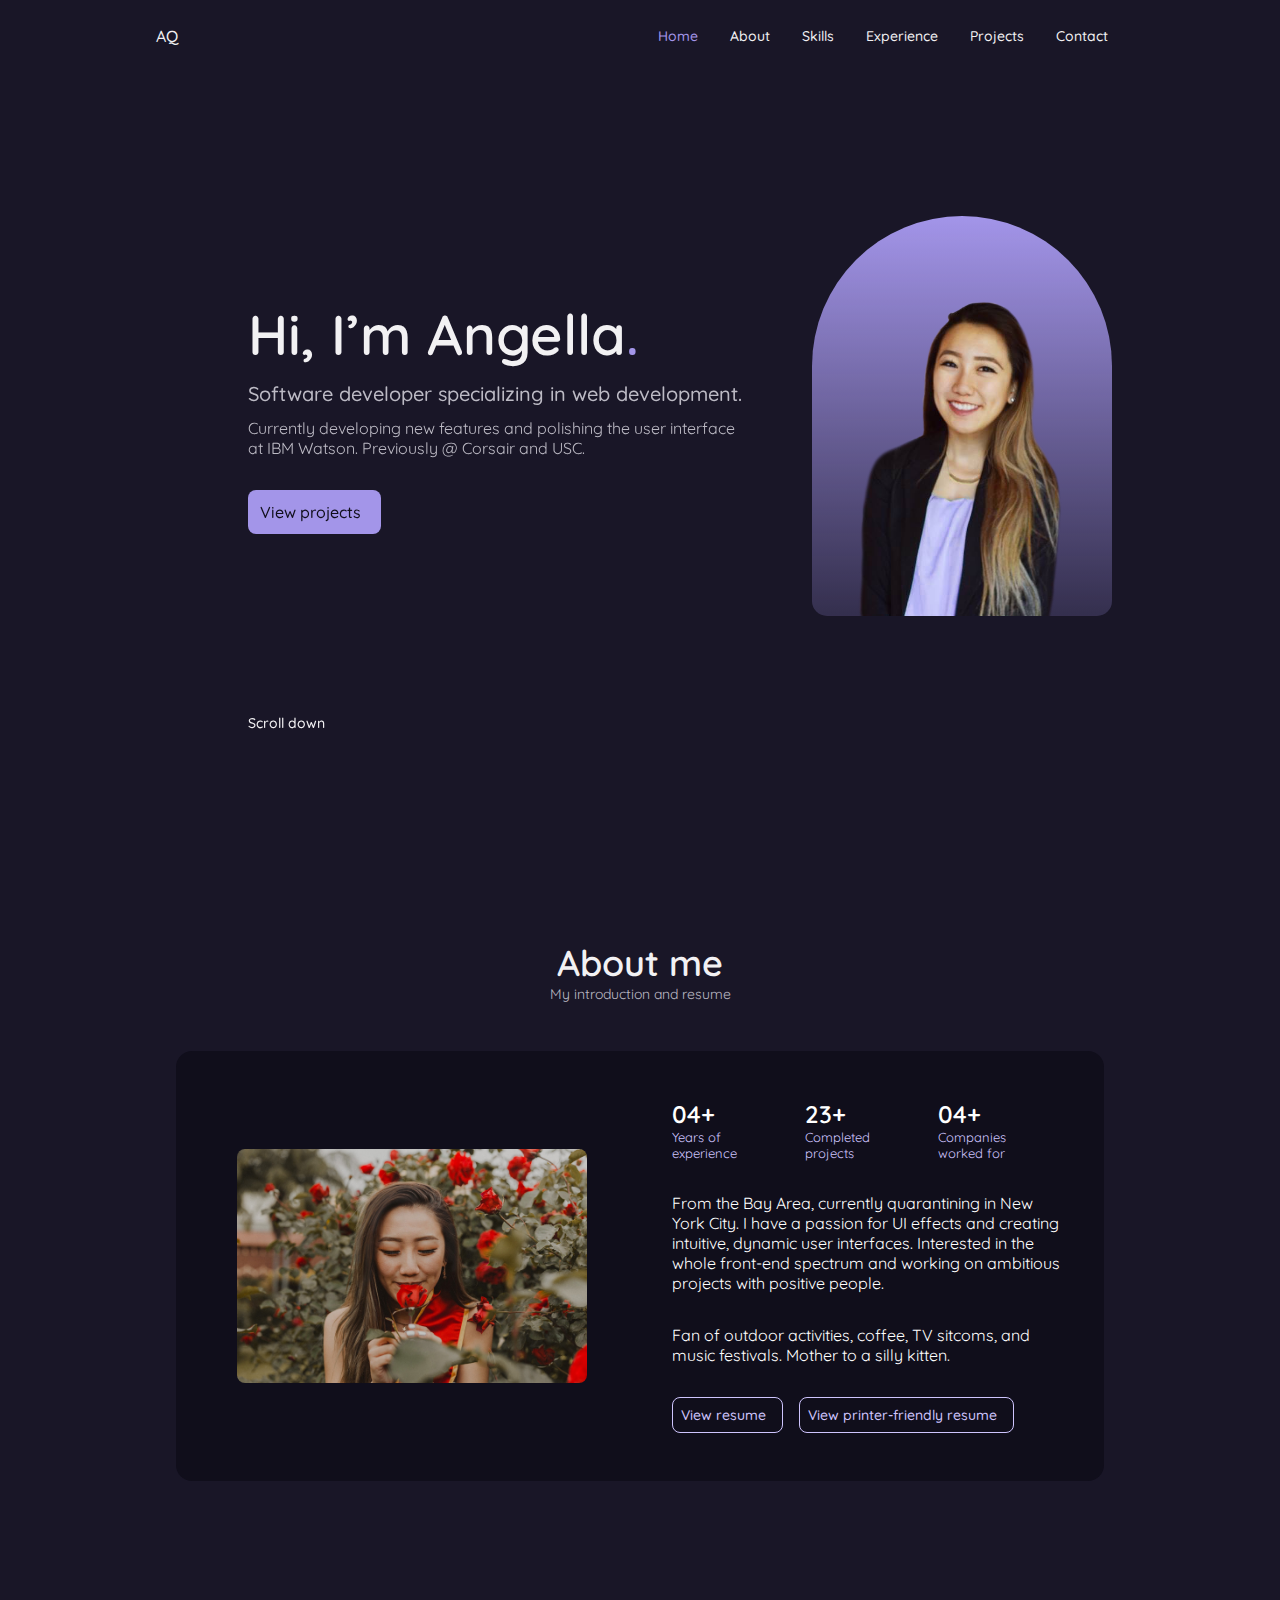
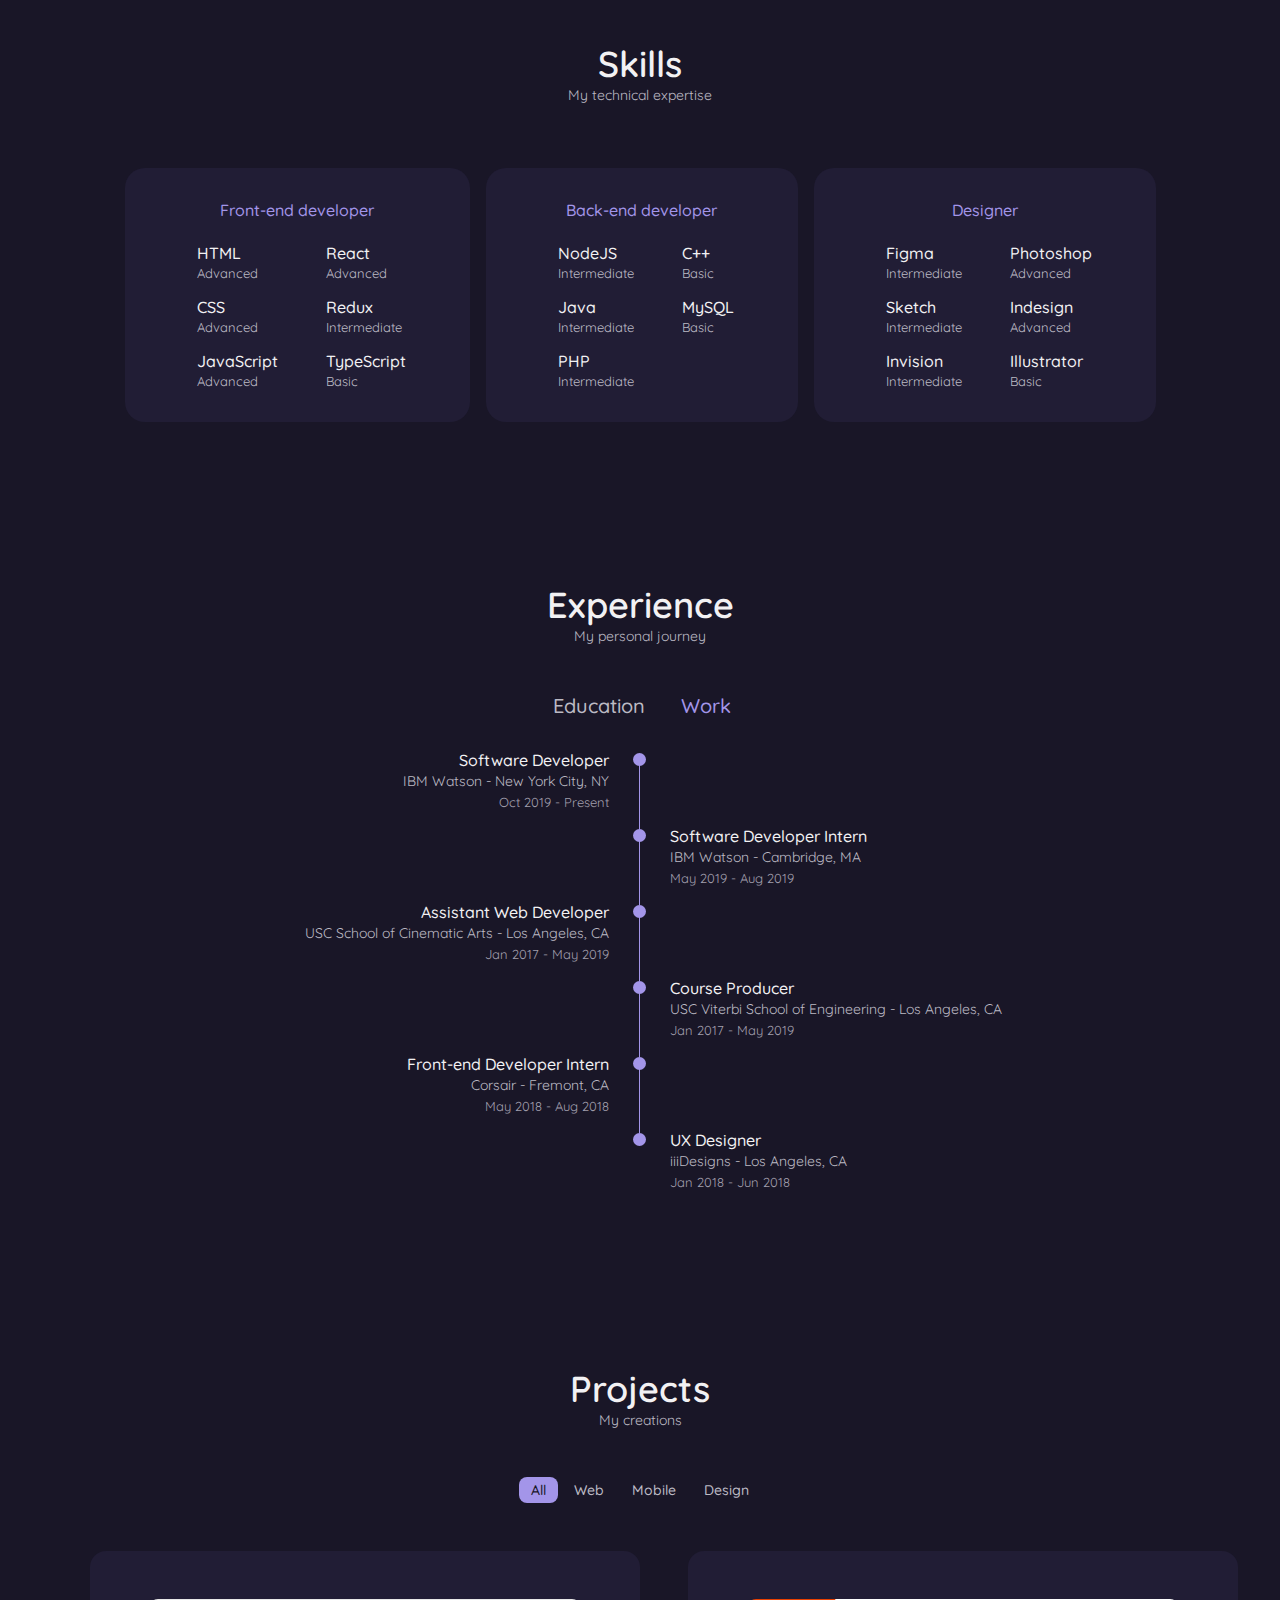
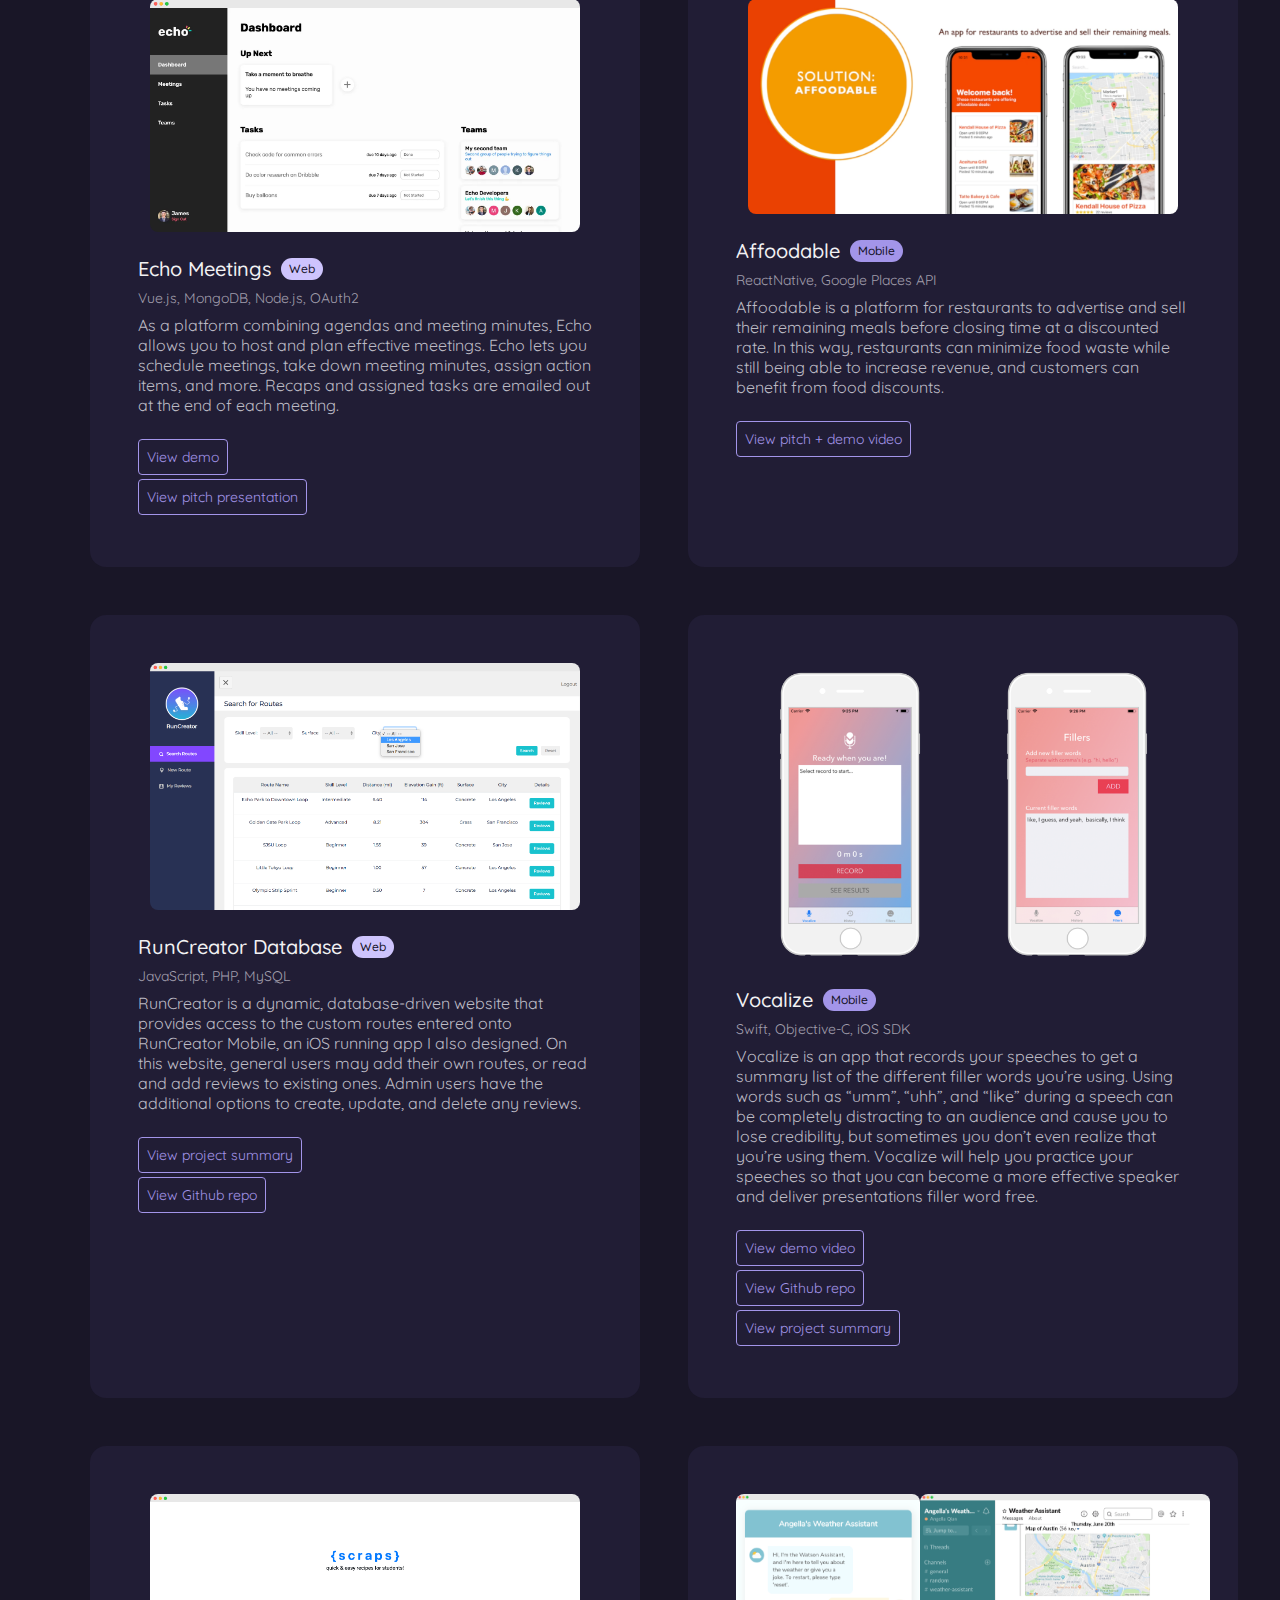
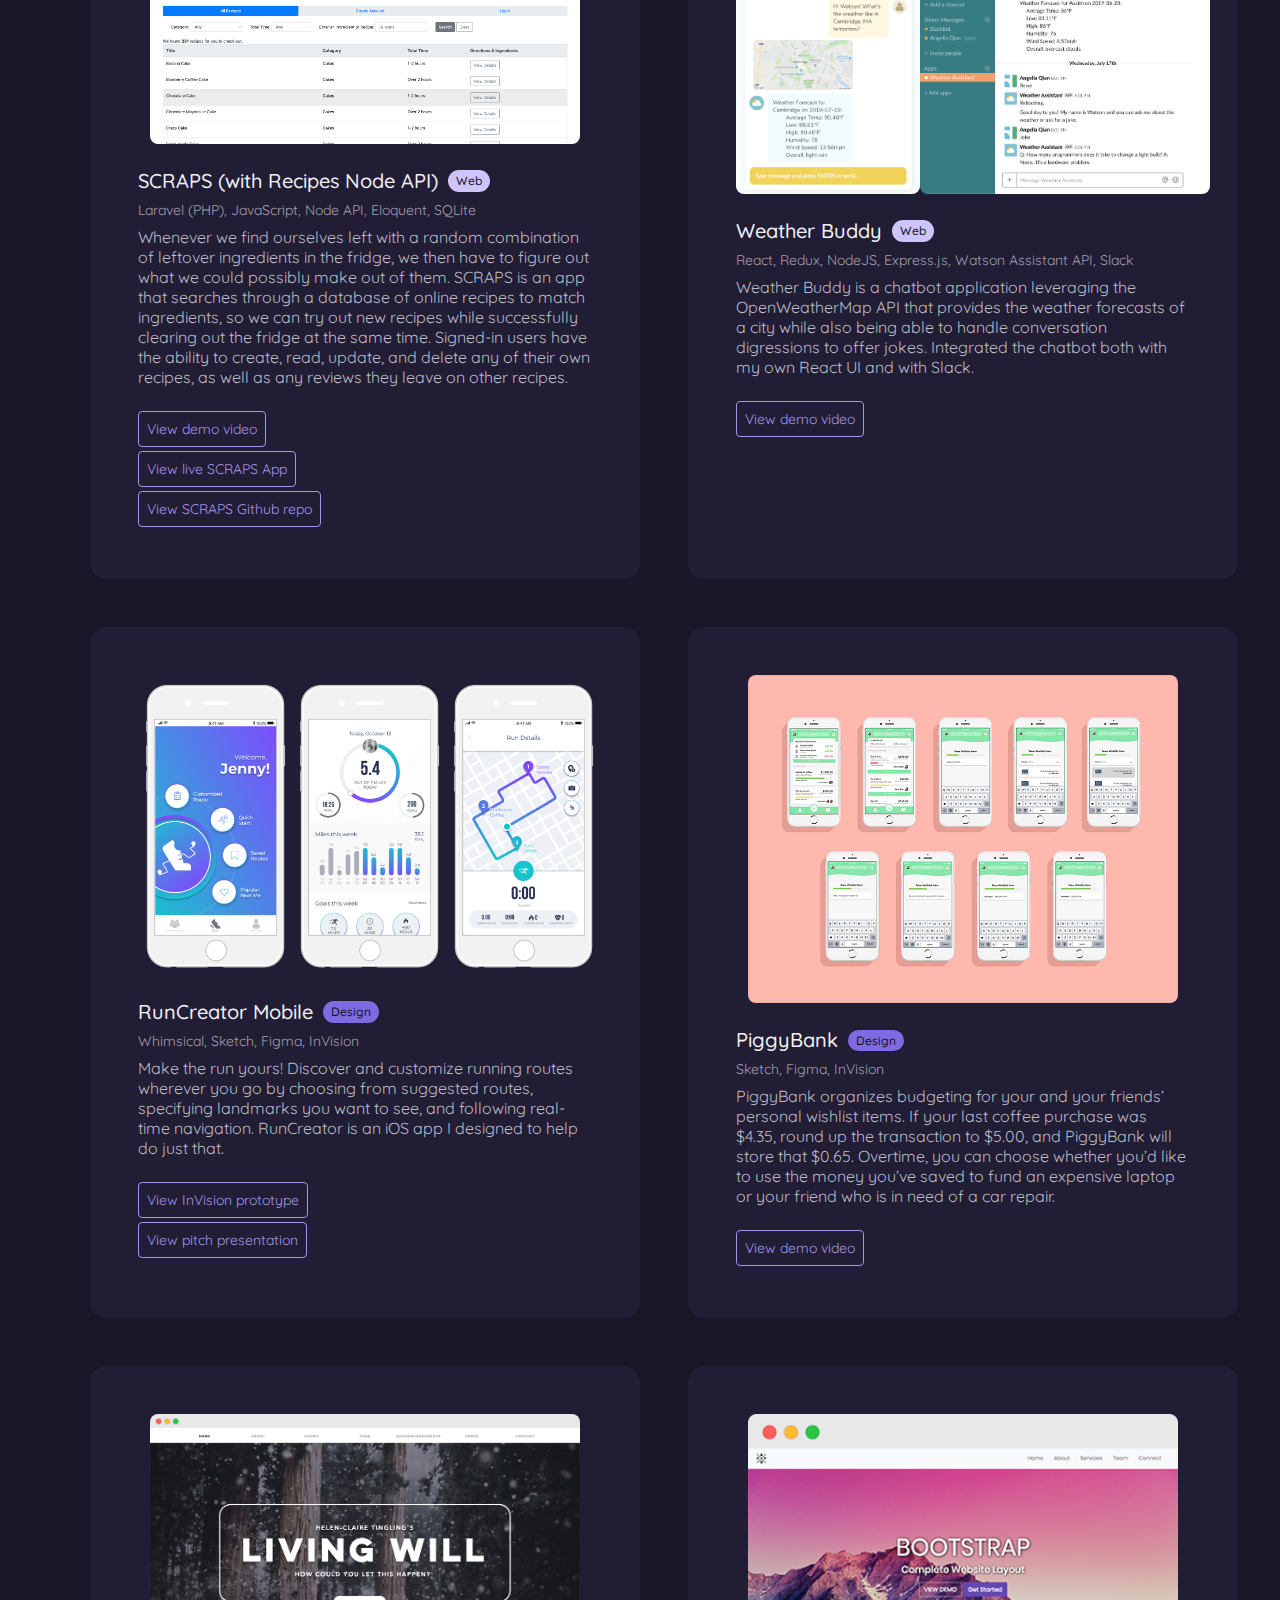
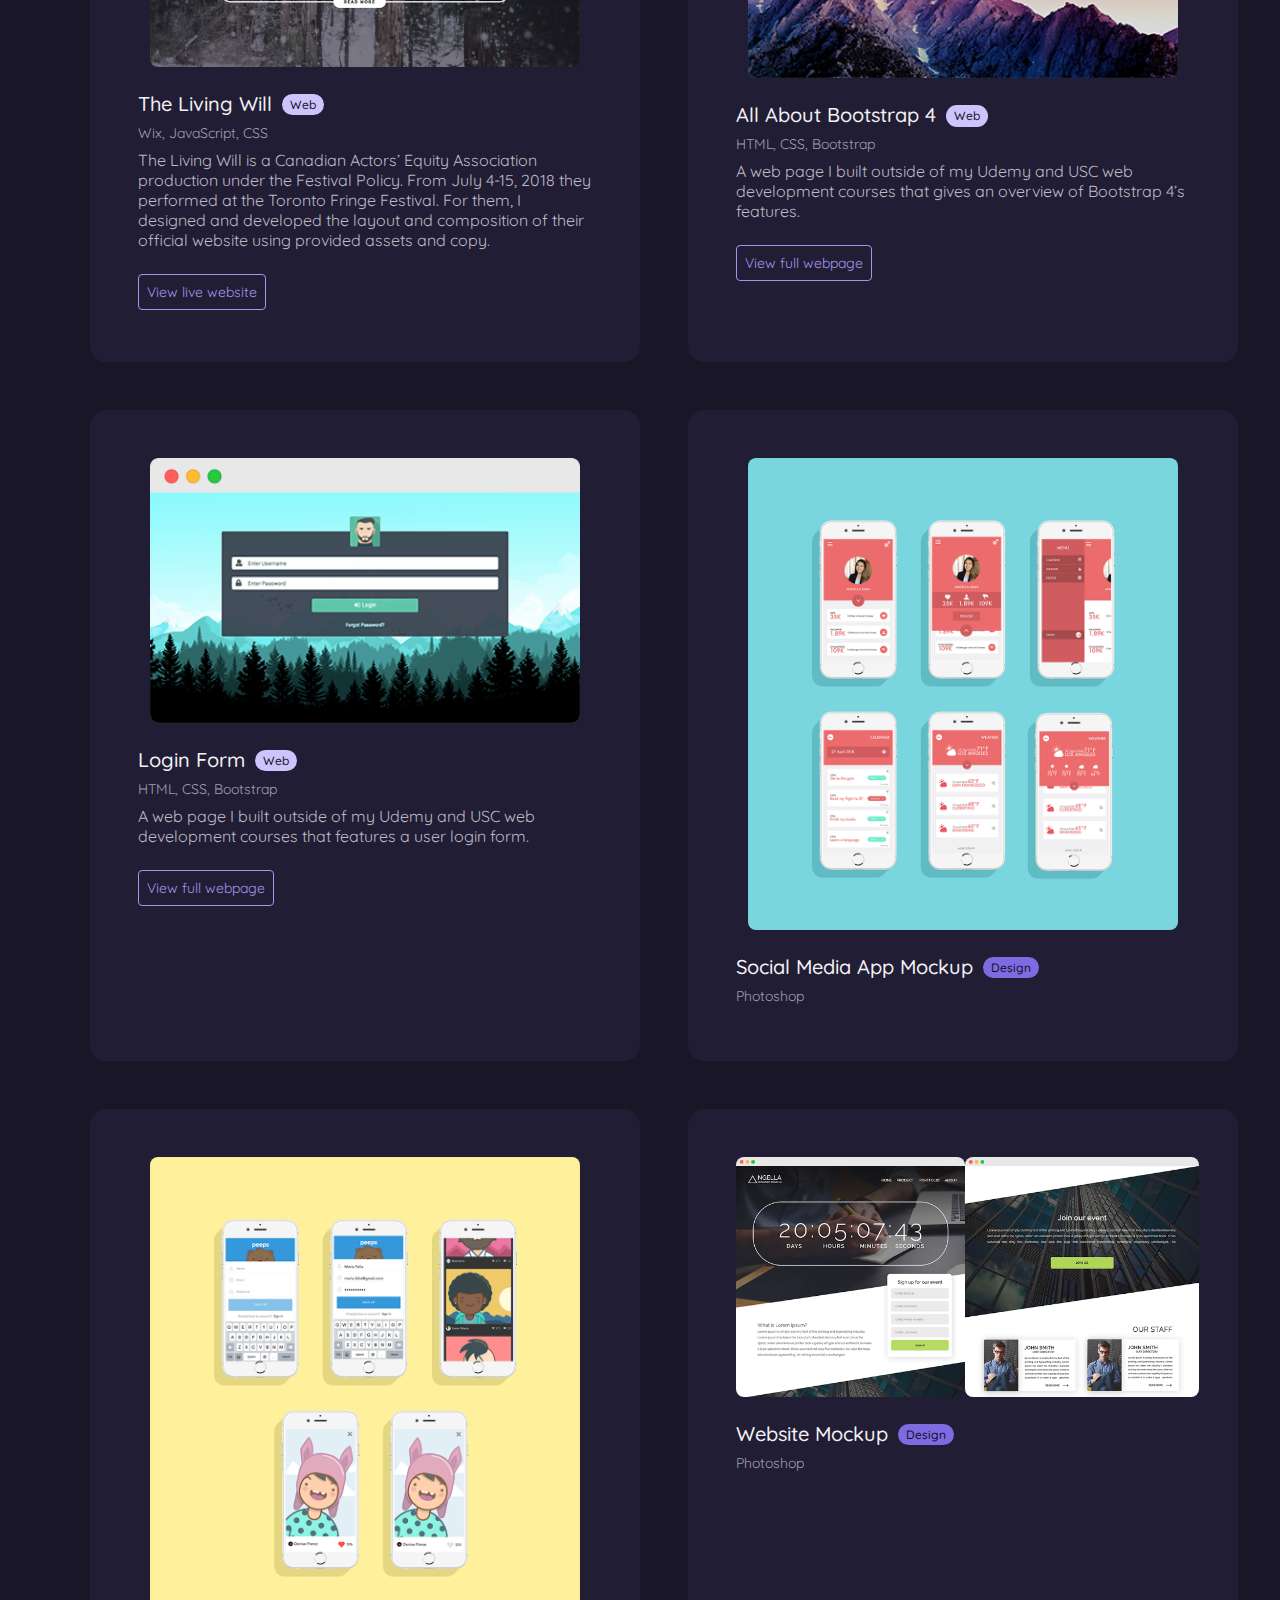
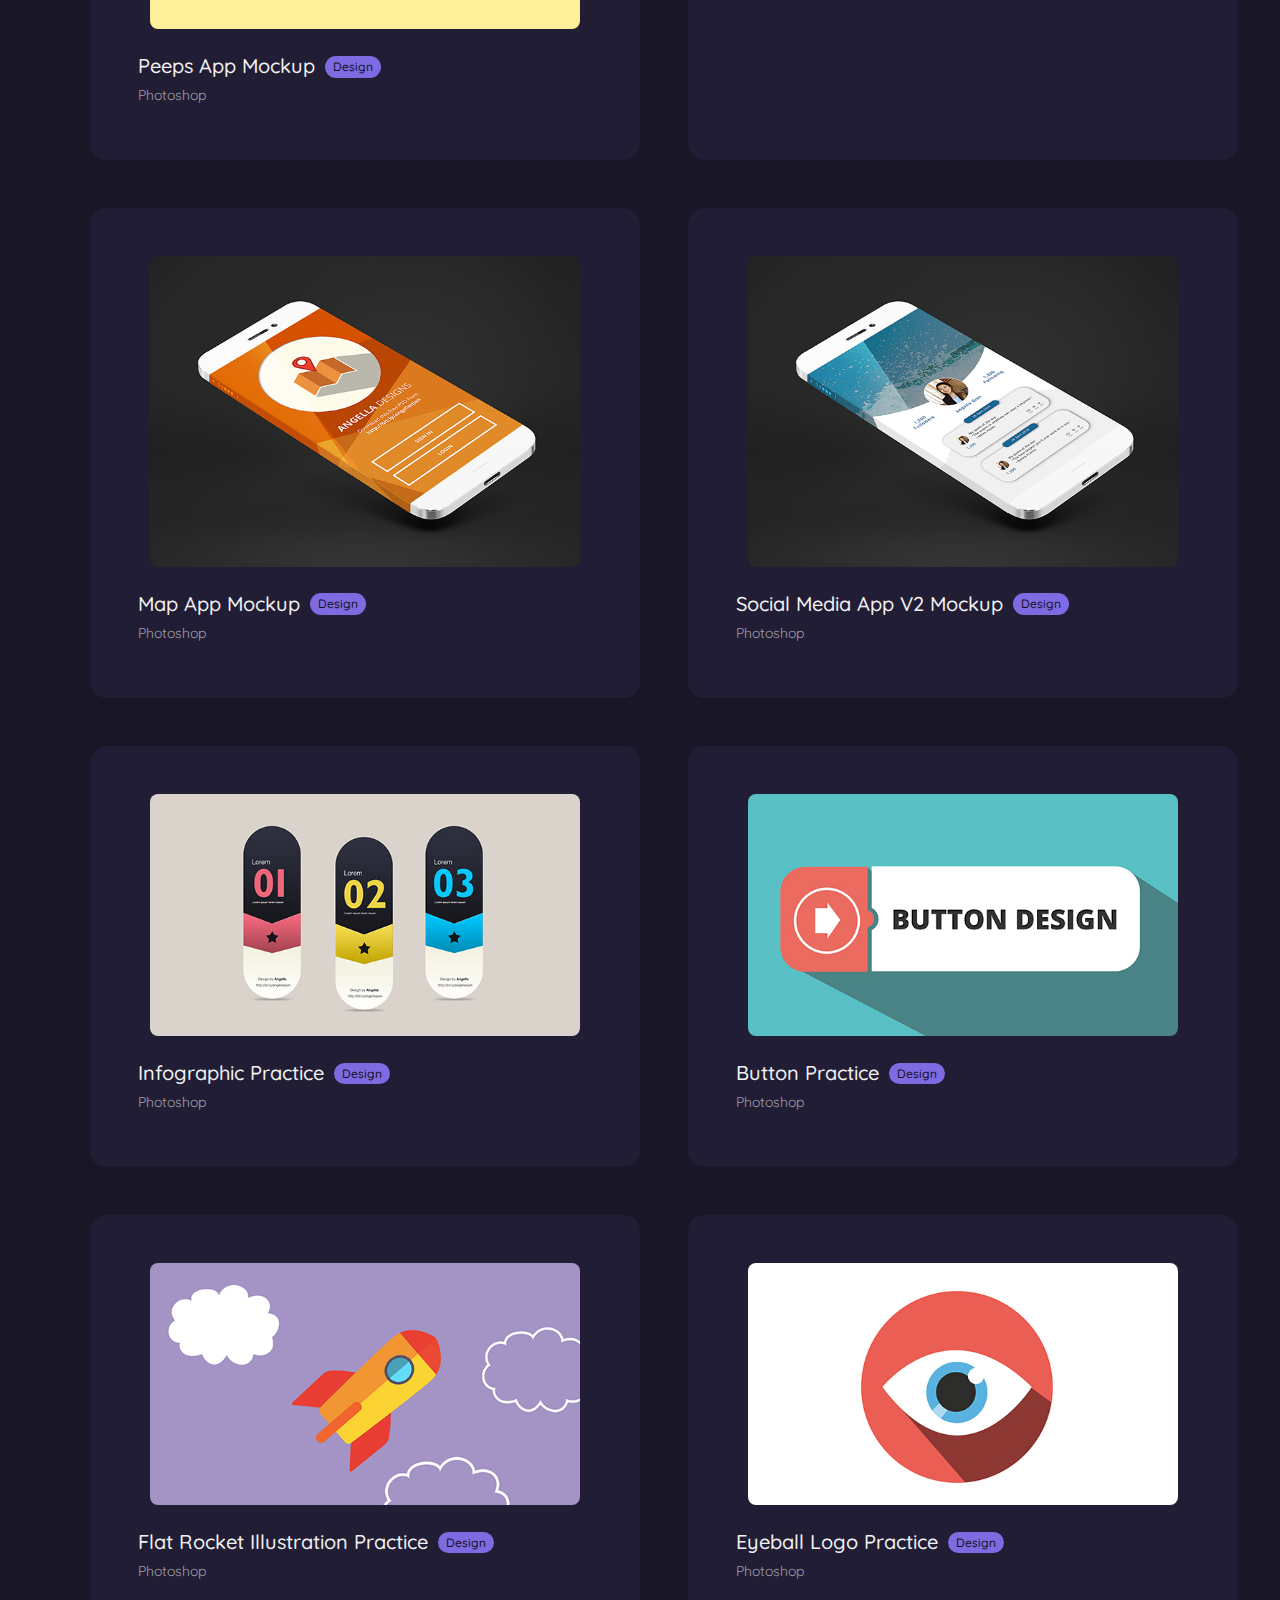
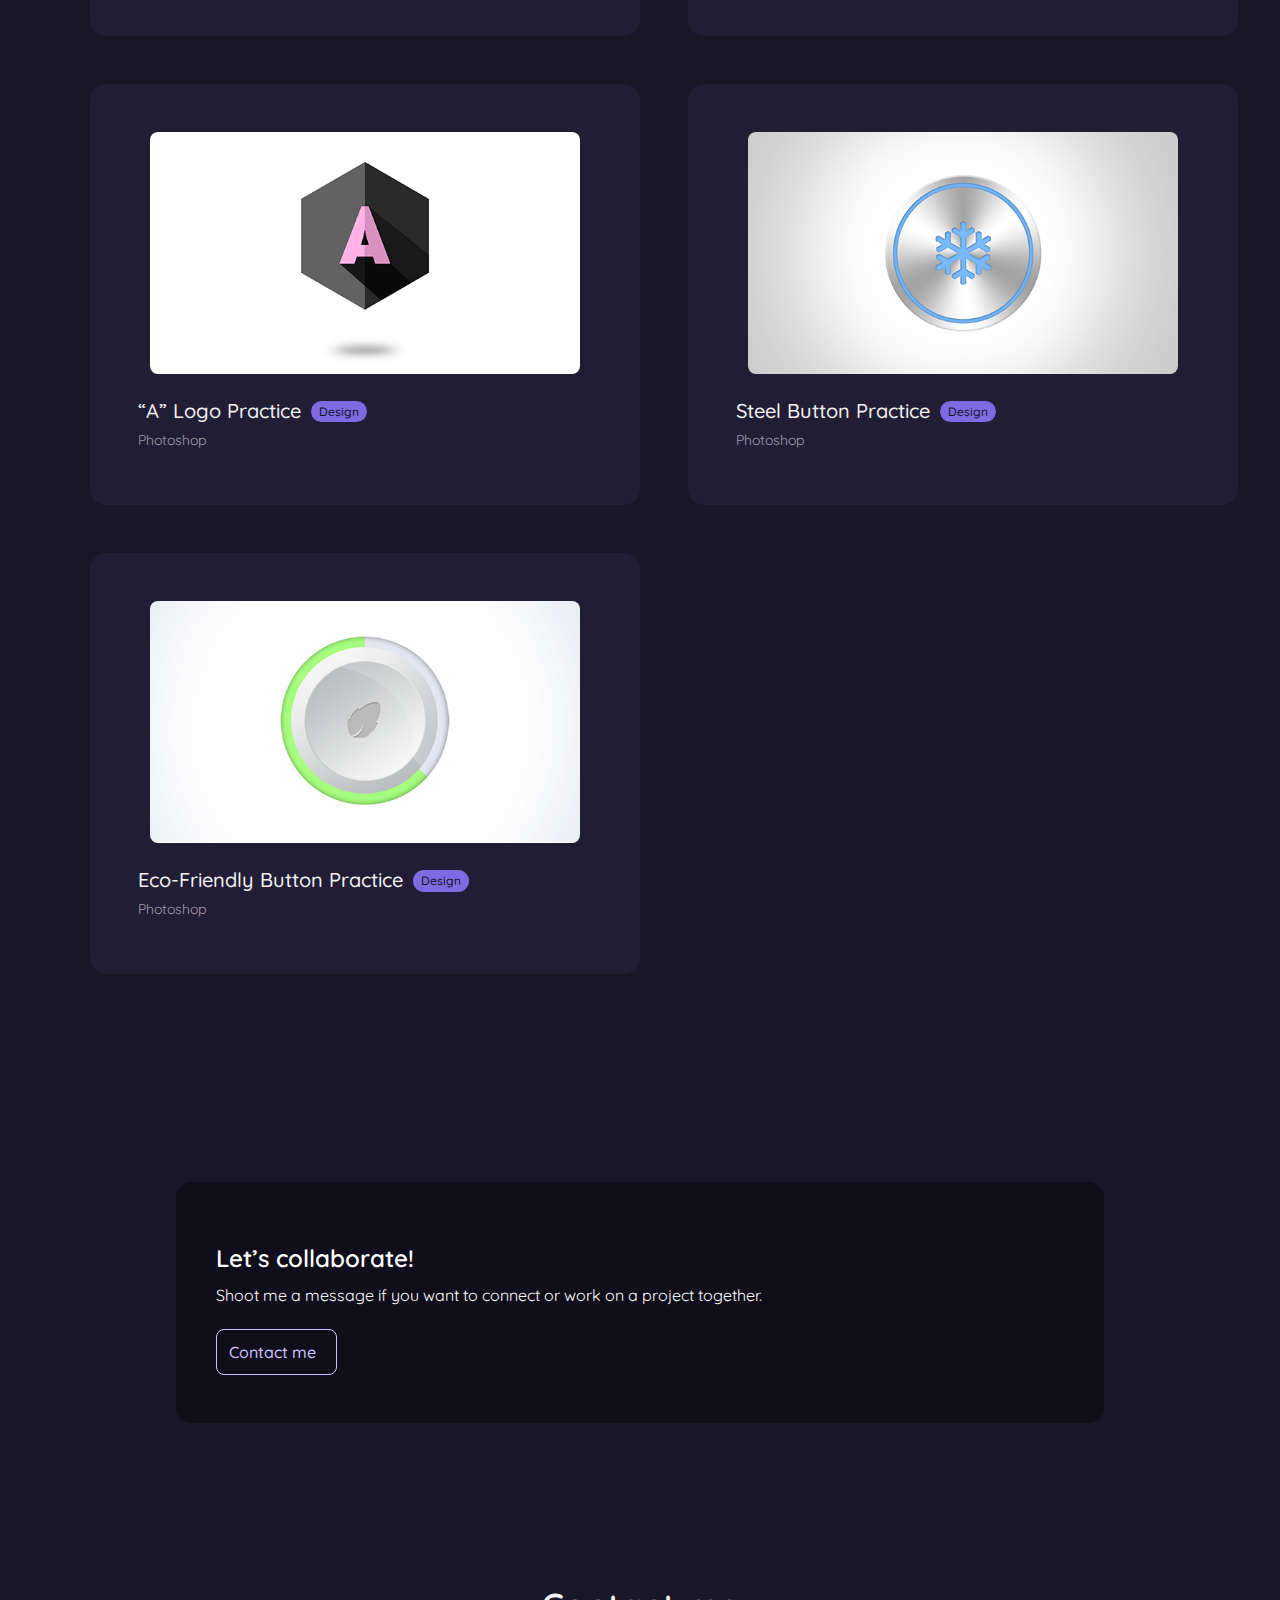
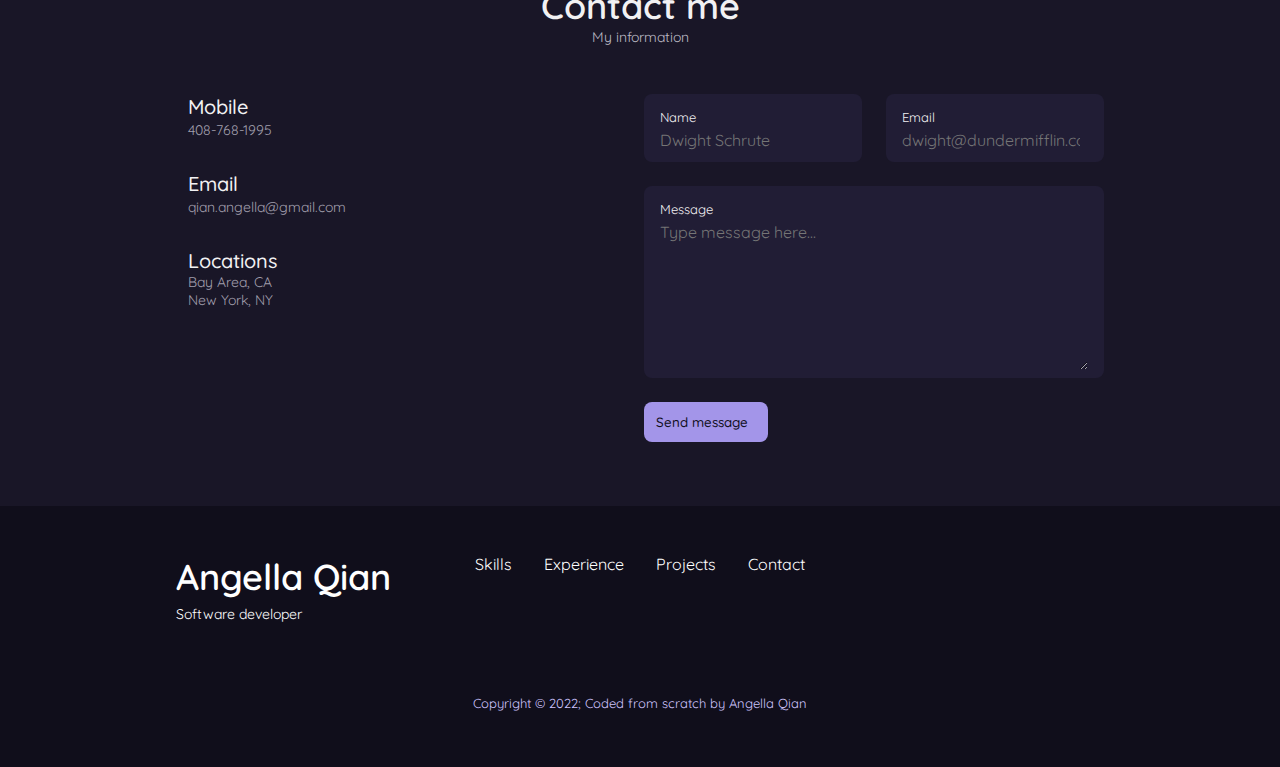
<file: index.html>
<!DOCTYPE html>
<html lang="en">
  <head>
    <meta charset="UTF-8" />
    <meta name="viewport" content="width=device-width, initial-scale=1.0" />

    <!--==================== FAVICON ====================-->
    <link rel="shortcut icon" href="assets/img/smile.svg" />

    <!--==================== UNICONS ====================-->
    <link
      rel="stylesheet"
      href="https://unicons.iconscout.com/release/v4.0.0/css/line.css"
    />

    <!--==================== SWIPER CSS ====================-->
    <link rel="stylesheet" href="assets/css/swiper-bundle.min.css" />

    <!--==================== CSS ====================-->
    <link rel="stylesheet" href="assets/css/styles.css" />

    <title>AQ | Software Developer</title>
  </head>
  <body>
    <!--==================== HEADER ====================-->
    <header class="header" id="header">
      <nav class="nav container">
        <a href="#" class="nav__logo">AQ</a>
        <div class="nav__menu" id="nav-menu">
          <ul class="nav__list grid">
            <li class="nav__item">
              <a href="#home" class="nav__link active-link"
                ><i class="uil uil-home nav__icon"></i> Home
              </a>
            </li>
            <li class="nav__item">
              <a href="#about" class="nav__link">
                <i class="uil uil-user-circle nav__icon"></i> About</a
              >
            </li>
            <li class="nav__item">
              <a href="#skills" class="nav__link"
                ><i class="uil uil-clipboard-notes nav__icon"></i> Skills
              </a>
            </li>
            <li class="nav__item">
              <a href="#experience" class="nav__link"
                ><i class="uil uil-suitcase nav__icon"></i> Experience
              </a>
            </li>
            <li class="nav__item">
              <a href="#projects" class="nav__link"
                ><i class="uil uil-browser nav__icon"></i> Projects</a
              >
            </li>
            <li class="nav__item">
              <a href="#contact" class="nav__link"
                ><i class="uil uil-fast-mail nav__icon"></i> Contact</a
              >
            </li>
          </ul>
          <i class="uil uil-times nav__close" id="nav-close"></i>
        </div>
        <div class="nav__btns">
          <!-- Change theme button -->
          <i class="uil uil-moon change-theme" id="theme-button"></i>
          <div class="nav__toggle" id="nav-toggle">
            <i class="uil uil-bars"></i>
          </div>
        </div>
      </nav>
    </header>

    <!--==================== MAIN ====================-->
    <main class="main">
      <!--==================== HOME ====================-->
      <section class="home section" id="home">
        <div class="home__container container grid">
          <div class="home__content grid">
            <div class="home__social">
              <a
                href="https://www.linkedin.com/in/angellaqian/"
                class="home__social-icon"
                target="_blank"
                ><i class="uil uil-linkedin-alt"></i
              ></a>
              <a
                href="https://github.com/angella-qian"
                class="home__social-icon"
                target="_blank"
                ><i class="uil uil-github-alt"></i
              ></a>
            </div>

            <div class="home__handle">
              <img
                src="assets/img/profile-colored.png"
                alt="Profile"
                class="home__img"
              />
            </div>

            <div class="home__data">
              <h1 class="home__title">
                Hi, I’m Angella<span class="home__period">.</span>
              </h1>
              <h3 class="home__subtitle">
                Software developer specializing in web development.
              </h3>
              <p class="home__description">
                Currently developing new features and polishing the user
                interface at IBM Watson. Previously @ Corsair and USC.
              </p>
              <a href="#projects" class="button button--flex"
                >View projects <i class="uil uil-browser button__icon"></i
              ></a>
            </div>
          </div>

          <div class="home__scroll">
            <a href="#about" class="home__scroll-button button--flex"
              ><span class="home__scroll-name">Scroll down</span>
              <i class="uil uil-arrow-down home__scroll-arrow"></i
            ></a>
          </div>
        </div>
      </section>

      <!--==================== ABOUT ====================-->
      <section class="about section" id="about">
        <div class="about__bg">
          <h2 class="about__title">About me</h2>
          <span class="about__subtitle">My introduction and resume</span>
          <div class="about__container container grid">
            <img src="assets/img/about.jpg" alt="About" class="about__img" />

            <div class="about__data">
              <div class="about__info">
                <div>
                  <span class="about__info-title">04+</span>
                  <span class="about__info-name"
                    >Years of<br />
                    experience</span
                  >
                </div>
                <div>
                  <span class="about__info-title">23+</span>
                  <span class="about__info-name"
                    >Completed <br />
                    projects</span
                  >
                </div>
                <div>
                  <span class="about__info-title">04+</span>
                  <span class="about__info-name"
                    >Companies <br />
                    worked for</span
                  >
                </div>
              </div>
              <p class="about__description">
                From the Bay Area, currently quarantining in New York City. I
                have a passion for UI effects and creating intuitive, dynamic
                user interfaces. Interested in the whole front-end spectrum and
                working on ambitious projects with positive people.
              </p>
              <p class="about__description">
                Fan of outdoor activities, coffee, TV sitcoms, and music
                festivals. Mother to a silly kitten.
              </p>
              <div class="about__buttons grid">
                <a
                  href="assets/pdf/AngellaQian_Resume.pdf"
                  class="button button--flex button--white resume__button"
                  target="_blank"
                  >View resume<i class="uil uil-file-alt button__icon"></i
                ></a>
                <a
                  href="assets/pdf/AngellaQian_PrintableResume.pdf"
                  class="button button--flex button--white resume__button"
                  target="_blank"
                  >View printer-friendly resume<i
                    class="uil uil-file-alt button__icon"
                  ></i
                ></a>
              </div>
            </div>
          </div>
        </div>
      </section>

      <!--==================== SKILLS ====================-->
      <section class="skills section" id="skills">
        <h2 class="section__title">Skills</h2>
        <span class="section__subtitle">My technical expertise</span>
        <div class="skills__container container grid">
          <!-- SKILLS CONTENT 1 - Front-end developer -->
          <div class="skills__content">
            <h3 class="skills__title">Front-end developer</h3>

            <div class="skills__box">
              <!-- First column -->
              <div class="skills__group">
                <div class="skills__data">
                  <i class="uil uil-check-circle"></i>
                  <div>
                    <h3 class="skills__name">HTML</h3>
                    <span class="skills__level">Advanced</span>
                  </div>
                </div>

                <div class="skills__data">
                  <i class="uil uil-check-circle"></i>
                  <div>
                    <h3 class="skills__name">CSS</h3>
                    <span class="skills__level">Advanced</span>
                  </div>
                </div>

                <div class="skills__data">
                  <i class="uil uil-check-circle"></i>
                  <div>
                    <h3 class="skills__name">JavaScript</h3>
                    <span class="skills__level">Advanced</span>
                  </div>
                </div>
              </div>

              <!-- Second column -->
              <div class="skills__group">
                <div class="skills__data">
                  <i class="uil uil-check-circle"></i>
                  <div>
                    <h3 class="skills__name">React</h3>
                    <span class="skills__level">Advanced</span>
                  </div>
                </div>

                <div class="skills__data">
                  <i class="uil uil-check-circle"></i>
                  <div>
                    <h3 class="skills__name">Redux</h3>
                    <span class="skills__level">Intermediate</span>
                  </div>
                </div>

                <div class="skills__data">
                  <i class="uil uil-check-circle"></i>
                  <div>
                    <h3 class="skills__name">TypeScript</h3>
                    <span class="skills__level">Basic</span>
                  </div>
                </div>
              </div>
            </div>
          </div>

          <!-- SKILLS CONTENT 2 - Back-end developer -->
          <div class="skills__content">
            <h3 class="skills__title">Back-end developer</h3>

            <div class="skills__box">
              <!-- First column -->
              <div class="skills__group">
                <div class="skills__data">
                  <i class="uil uil-check-circle"></i>
                  <div>
                    <h3 class="skills__name">NodeJS</h3>
                    <span class="skills__level">Intermediate</span>
                  </div>
                </div>

                <div class="skills__data">
                  <i class="uil uil-check-circle"></i>
                  <div>
                    <h3 class="skills__name">Java</h3>
                    <span class="skills__level">Intermediate</span>
                  </div>
                </div>

                <div class="skills__data">
                  <i class="uil uil-check-circle"></i>
                  <div>
                    <h3 class="skills__name">PHP</h3>
                    <span class="skills__level">Intermediate</span>
                  </div>
                </div>
              </div>

              <!-- Second column -->
              <div class="skills__group">
                <div class="skills__data">
                  <i class="uil uil-check-circle"></i>
                  <div>
                    <h3 class="skills__name">C++</h3>
                    <span class="skills__level">Basic</span>
                  </div>
                </div>

                <div class="skills__data">
                  <i class="uil uil-check-circle"></i>
                  <div>
                    <h3 class="skills__name">MySQL</h3>
                    <span class="skills__level">Basic</span>
                  </div>
                </div>
              </div>
            </div>
          </div>

          <!-- SKILLS CONTENT 3 - Designer -->
          <div class="skills__content">
            <h3 class="skills__title">Designer</h3>

            <div class="skills__box">
              <!-- First column -->
              <div class="skills__group">
                <div class="skills__data">
                  <i class="uil uil-check-circle"></i>
                  <div>
                    <h3 class="skills__name">Figma</h3>
                    <span class="skills__level">Intermediate</span>
                  </div>
                </div>

                <div class="skills__data">
                  <i class="uil uil-check-circle"></i>
                  <div>
                    <h3 class="skills__name">Sketch</h3>
                    <span class="skills__level">Intermediate</span>
                  </div>
                </div>

                <div class="skills__data">
                  <i class="uil uil-check-circle"></i>
                  <div>
                    <h3 class="skills__name">Invision</h3>
                    <span class="skills__level">Intermediate</span>
                  </div>
                </div>
              </div>

              <!-- Second column -->
              <div class="skills__group">
                <div class="skills__data">
                  <i class="uil uil-check-circle"></i>
                  <div>
                    <h3 class="skills__name">Photoshop</h3>
                    <span class="skills__level">Advanced</span>
                  </div>
                </div>

                <div class="skills__data">
                  <i class="uil uil-check-circle"></i>
                  <div>
                    <h3 class="skills__name">Indesign</h3>
                    <span class="skills__level">Advanced</span>
                  </div>
                </div>

                <div class="skills__data">
                  <i class="uil uil-check-circle"></i>
                  <div>
                    <h3 class="skills__name">Illustrator</h3>
                    <span class="skills__level">Basic</span>
                  </div>
                </div>
              </div>
            </div>
          </div>
        </div>
      </section>

      <!--==================== EXPERIENCE ====================-->
      <section class="experience section" id="experience">
        <h2 class="section__title">Experience</h2>
        <span class="section__subtitle">My personal journey</span>

        <div class="experience__container container">
          <div class="experience__tabs">
            <div
              class="experience__button button--flex"
              data-target="#education"
            >
              <i class="uil uil-book-open experience__icon"></i>
              Education
            </div>

            <div
              class="experience__button button--flex experience__active"
              data-target="#work"
            >
              <i class="uil uil-suitcase experience__icon"></i>
              Work
            </div>
          </div>

          <div class="experience__sections">
            <!--==================== EXPERIENCE CONTENT 1 - Education ====================-->
            <div class="experience__content" data-content id="education">
              <!--==================== EXPERIENCE 1 ====================-->
              <div class="experience__data">
                <div>
                  <h3 class="experience__title">
                    B.S. in Human Biology, <br />
                    Double Minor in Computer Science + <br />
                    Web Technologies and Applications
                  </h3>
                  <span class="experience__subtitle"
                    >University of Southern California (USC) - <br />
                    Los Angeles, CA</span
                  >
                  <div class="experience__clock">
                    <i class="uil uil-clock"></i> Aug 2015 - May 2019
                  </div>
                </div>

                <div>
                  <span class="experience__marker"> </span>
                  <span class="experience__line"> </span>
                </div>
              </div>

              <!--==================== EXPERIENCE 2 ====================-->
              <div class="experience__data">
                <div></div>

                <div>
                  <span class="experience__marker"> </span>
                  <span class="experience__line"> </span>
                </div>

                <div>
                  <h3 class="experience__title">
                    Advanced Web Developer Bootcamp + Complete JavaScript Course
                  </h3>
                  <span class="experience__subtitle"
                    >Udemy Academy - Certificate Programs</span
                  >
                  <div class="experience__clock">
                    <i class="uil uil-clock"></i> April 2018 - May 2018
                  </div>
                </div>
              </div>

              <!--==================== EXPERIENCE 3 ====================-->
              <div class="experience__data">
                <div>
                  <h3 class="experience__title">UI/UX Design Bootcamp</h3>
                  <span class="experience__subtitle">RookieUp</span>
                  <div class="experience__clock">
                    <i class="uil uil-clock"></i> Jun 2017
                  </div>
                </div>

                <div>
                  <span class="experience__marker"> </span>
                  <span class="experience__line"> </span>
                </div>
              </div>

              <!--==================== EXPERIENCE 4 ====================-->
              <div class="experience__data">
                <div></div>

                <div>
                  <span class="experience__marker"> </span>
                  <!-- <span class="experience__line"> </span> -->
                </div>

                <div>
                  <h3 class="experience__title">
                    Mobile App Design in Photoshop
                  </h3>
                  <span class="experience__subtitle"
                    >Udemy Academy - Certificate Programs</span
                  >
                  <div class="experience__clock">
                    <i class="uil uil-clock"></i> May 2016
                  </div>
                </div>
              </div>
            </div>

            <!--==================== EXPERIENCE CONTENT 2 - Work ====================-->
            <div
              class="experience__content experience__active"
              data-content
              id="work"
            >
              <!--==================== EXPERIENCE 1 ====================-->
              <div class="experience__data">
                <div>
                  <h3 class="experience__title">Software Developer</h3>
                  <span class="experience__subtitle"
                    >IBM Watson - New York City, NY</span
                  >
                  <div class="experience__clock">
                    <i class="uil uil-clock"></i> Oct 2019 - Present
                  </div>
                </div>

                <div>
                  <span class="experience__marker"> </span>
                  <span class="experience__line"> </span>
                </div>
              </div>

              <!--==================== EXPERIENCE 2 ====================-->
              <div class="experience__data">
                <div></div>

                <div>
                  <span class="experience__marker"> </span>
                  <span class="experience__line"> </span>
                </div>

                <div>
                  <h3 class="experience__title">Software Developer Intern</h3>
                  <span class="experience__subtitle"
                    >IBM Watson - Cambridge, MA</span
                  >
                  <div class="experience__clock">
                    <i class="uil uil-clock"></i> May 2019 - Aug 2019
                  </div>
                </div>
              </div>

              <!--==================== EXPERIENCE 3 ====================-->
              <div class="experience__data">
                <div>
                  <h3 class="experience__title">Assistant Web Developer</h3>
                  <span class="experience__subtitle"
                    >USC School of Cinematic Arts - Los Angeles, CA</span
                  >
                  <div class="experience__clock">
                    <i class="uil uil-clock"></i> Jan 2017 - May 2019
                  </div>
                </div>

                <div>
                  <span class="experience__marker"> </span>
                  <span class="experience__line"> </span>
                </div>
              </div>

              <!--==================== EXPERIENCE 4 ====================-->
              <div class="experience__data">
                <div></div>

                <div>
                  <span class="experience__marker"> </span>
                  <span class="experience__line"> </span>
                </div>

                <div>
                  <h3 class="experience__title">Course Producer</h3>
                  <span class="experience__subtitle"
                    >USC Viterbi School of Engineering - Los Angeles, CA</span
                  >
                  <div class="experience__clock">
                    <i class="uil uil-clock"></i> Jan 2017 - May 2019
                  </div>
                </div>
              </div>

              <!--==================== EXPERIENCE 5 ====================-->
              <div class="experience__data">
                <div>
                  <h3 class="experience__title">Front-end Developer Intern</h3>
                  <span class="experience__subtitle"
                    >Corsair - Fremont, CA</span
                  >
                  <div class="experience__clock">
                    <i class="uil uil-clock"></i> May 2018 - Aug 2018
                  </div>
                </div>

                <div>
                  <span class="experience__marker"> </span>
                  <span class="experience__line"> </span>
                </div>
              </div>

              <!--==================== EXPERIENCE 6 ====================-->
              <div class="experience__data">
                <div></div>

                <div>
                  <span class="experience__marker"> </span>
                  <!-- <span class="experience__line"> </span> -->
                </div>

                <div>
                  <h3 class="experience__title">UX Designer</h3>
                  <span class="experience__subtitle"
                    >iiiDesigns - Los Angeles, CA</span
                  >
                  <div class="experience__clock">
                    <i class="uil uil-clock"></i> Jan 2018 - Jun 2018
                  </div>
                </div>
              </div>
            </div>
          </div>
        </div>
      </section>

      <!--==================== PROJECTS ====================-->
      <section class="projects section" id="projects">
        <h2 class="section__title">Projects</h2>
        <span class="section__subtitle">My creations</span>

        <div class="projects__filters">
          <span class="projects__item active-work" data-filter="all">All</span>
          <span class="projects__item" data-filter=".web">Web</span>
          <span class="projects__item" data-filter=".mobile">Mobile</span>
          <span class="projects__item" data-filter=".design">Design</span>
        </div>

        <div class="projects__container container grid">
          <!--==================== PROJECT CONTENT ====================-->

          <!--==================== PROJECT 1: Echo Meetings ====================-->
          <div class="projects__card mix web">
            <img
              src="assets/img/projects/web/echo.png"
              alt="Echo meetings"
              class="projects__img"
            />
            <h3 class="projects__title">
              Echo Meetings
              <span class="projects__pill projects__pill--web">Web</span>
            </h3>

            <div class="projects__subtitle">
              Vue.js, MongoDB, Node.js, OAuth2
            </div>
            <p class="projects__description">
              As a platform combining agendas and meeting minutes, Echo allows
              you to host and plan effective meetings. Echo lets you schedule
              meetings, take down meeting minutes, assign action items, and
              more. Recaps and assigned tasks are emailed out at the end of each
              meeting.
            </p>
            <a
              href="http://460.itpwebdev.com/~echo/final"
              class="projects__button"
              target="_blank"
            >
              View demo<i class="uil uil-arrow-right projects__icon"></i>
            </a>
            <a
              href="https://drive.google.com/file/d/1O6OiNnorQ_Dt-t2ibktjYz_Fy8pvDean/view?usp=sharing"
              class="projects__button"
              target="_blank"
            >
              View pitch presentation
              <i class="uil uil-arrow-right projects__icon"></i>
            </a>
          </div>

          <!--==================== PROJECT 2: Affoodable ====================-->
          <div class="projects__card mix mobile">
            <img
              src="assets/img/projects/mobile/affoodable.png"
              alt="Affoodable"
              class="projects__img"
            />
            <h3 class="projects__title">
              Affoodable
              <span class="projects__pill projects__pill--mobile">Mobile</span>
            </h3>
            <div class="projects__subtitle">ReactNative, Google Places API</div>
            <p class="projects__description">
              Affoodable is a platform for restaurants to advertise and sell
              their remaining meals before closing time at a discounted rate. In
              this way, restaurants can minimize food waste while still being
              able to increase revenue, and customers can benefit from food
              discounts.
            </p>
            <a
              href="https://drive.google.com/file/d/15rpbkmW0_a1xUicYK5Pc50D4EM-fi7Qg/view?usp=sharing"
              class="projects__button"
              target="_blank"
            >
              View pitch + demo video<i
                class="uil uil-arrow-right projects__icon"
              ></i>
            </a>
          </div>

          <!--==================== PROJECT 3: RunCreator Database ====================-->
          <div class="projects__card mix web">
            <img
              src="assets/img/projects/web/runcreator-database/runcreator-database.png"
              alt="RunCreator Database"
              class="projects__img"
            />
            <h3 class="projects__title">
              RunCreator Database
              <span class="projects__pill projects__pill--web">Web</span>
            </h3>
            <div class="projects__subtitle">JavaScript, PHP, MySQL</div>
            <p class="projects__description">
              RunCreator is a dynamic, database-driven website that provides
              access to the custom routes entered onto
              <a href="#runcreator-mobile" class="projects__inline-link"
                >RunCreator Mobile</a
              >, an iOS running app I also designed. On this website, general
              users may add their own routes, or read and add reviews to
              existing ones. Admin users have the additional options to create,
              update, and delete any reviews.
            </p>
            <a
              href="assets/img/projects/web/runcreator-database/projectsummary.html"
              class="projects__button"
              target="_blank"
            >
              View project summary<i
                class="uil uil-arrow-right projects__icon"
              ></i>
            </a>
            <a
              href="https://github.com/angella-qian/runcreator-database"
              class="projects__button"
              target="_blank"
            >
              View Github repo
              <i class="uil uil-arrow-right projects__icon"></i>
            </a>
          </div>

          <!--==================== PROJECT 4: Vocalize ====================-->
          <div class="projects__card mix mobile">
            <div class="projects__img-group">
              <img
                src="assets/img/projects/mobile/vocalize-home.png"
                alt="Vocalize Home Screen"
                class="projects__img projects__img-multiple"
              />
              <img
                src="assets/img/projects/mobile/vocalize-filler.png"
                alt="Vocalize Fillers Screen"
                class="projects__img projects__img-multiple"
              />
            </div>
            <h3 class="projects__title">
              Vocalize
              <span class="projects__pill projects__pill--mobile">Mobile</span>
            </h3>
            <div class="projects__subtitle">Swift, Objective-C, iOS SDK</div>
            <p class="projects__description">
              Vocalize is an app that records your speeches to get a summary
              list of the different filler words you’re using. Using words such
              as “umm”, “uhh”, and “like” during a speech can be completely
              distracting to an audience and cause you to lose credibility, but
              sometimes you don’t even realize that you’re using them. Vocalize
              will help you practice your speeches so that you can become a more
              effective speaker and deliver presentations filler word free.
            </p>
            <a
              href="https://youtu.be/W9RAqj4DX28"
              class="projects__button"
              target="_blank"
            >
              View demo video<i class="uil uil-arrow-right projects__icon"></i>
            </a>
            <a
              href="https://github.com/angella-qian/vocalize-app"
              class="projects__button"
              target="_blank"
            >
              View Github repo<i class="uil uil-arrow-right projects__icon"></i>
            </a>
            <a
              href="https://drive.google.com/file/d/1fn-clGjvmXtcB9UA0MJTFnREy7YvG52L/view?usp=sharing"
              class="projects__button"
              target="_blank"
            >
              View project summary
              <i class="uil uil-arrow-right projects__icon"></i>
            </a>
          </div>

          <!--==================== PROJECT 5: SCRAPS ====================-->
          <div class="projects__card mix web">
            <img
              src="assets/img/projects/web/scraps.png"
              alt="SCRAPS"
              class="projects__img"
            />
            <h3 class="projects__title">
              SCRAPS (with Recipes Node API)
              <span class="projects__pill projects__pill--web">Web</span>
            </h3>
            <div class="projects__subtitle">
              Laravel (PHP), JavaScript, Node API, Eloquent, SQLite
            </div>
            <p class="projects__description">
              Whenever we find ourselves left with a random combination of
              leftover ingredients in the fridge, we then have to figure out
              what we could possibly make out of them. SCRAPS is an app that
              searches through a database of online recipes to match
              ingredients, so we can try out new recipes while successfully
              clearing out the fridge at the same time. Signed-in users have the
              ability to create, read, update, and delete any of their own
              recipes, as well as any reviews they leave on other recipes.
            </p>
            <a
              href="https://www.youtube.com/watch?v=gA-5Ak1WUQY"
              class="projects__button"
              target="_blank"
            >
              View demo video
              <i class="uil uil-arrow-right projects__icon"></i>
            </a>
            <a
              href="https://aqian-final-project.herokuapp.com/"
              class="projects__button"
              target="_blank"
            >
              View live SCRAPS App<i
                class="uil uil-arrow-right projects__icon"
              ></i>
            </a>
            <a
              href="https://github.com/angella-qian/itp405-final-project"
              class="projects__button"
              target="_blank"
            >
              View SCRAPS Github repo<i
                class="uil uil-arrow-right projects__icon"
              ></i>
            </a>
          </div>

          <!--==================== PROJECT 6: Weather Buddy ====================-->
          <div class="projects__card mix web">
            <div class="projects__img-group">
              <img
                src="assets/img/projects/web/weather-buddy-1.png"
                alt="Weather buddy with React UI"
                class="projects__img projects__img-multiple"
              />
              <img
                src="assets/img/projects/web/weather-buddy-2.png"
                alt="Weather buddy with Slack"
                class="projects__img projects__img-multiple"
              />
            </div>
            <h3 class="projects__title">
              Weather Buddy
              <span class="projects__pill projects__pill--web">Web</span>
            </h3>
            <div class="projects__subtitle">
              React, Redux, NodeJS, Express.js, Watson Assistant API, Slack
            </div>
            <p class="projects__description">
              Weather Buddy is a chatbot application leveraging the
              OpenWeatherMap API that provides the weather forecasts of a city
              while also being able to handle conversation digressions to offer
              jokes. Integrated the chatbot both with my own React UI and with
              Slack.
            </p>
            <a
              href="https://drive.google.com/file/d/1ZH_vdDWkYb1uxbj26GiPv6UrYKqFwGbe/view?usp=sharing"
              class="projects__button"
              target="_blank"
            >
              View demo video
              <i class="uil uil-arrow-right projects__icon"></i>
            </a>
          </div>

          <!--==================== PROJECT 7: RunCreator Mobile ====================-->
          <div class="projects__card mix design" id="runcreator-mobile">
            <div class="projects__img-group">
              <img
                src="assets/img/projects/design/runcreator-1.png"
                alt="RunCreator Mobile Home Screen"
                class="projects__img projects__img-multiple"
              />
              <img
                src="assets/img/projects/design/runcreator-2.png"
                alt="RunCreator Mobile Profile Screen"
                class="projects__img projects__img-multiple"
              />
              <img
                src="assets/img/projects/design/runcreator-3.png"
                alt="RunCreator Mobile Run Details"
                class="projects__img projects__img-multiple"
              />
            </div>
            <h3 class="projects__title">
              RunCreator Mobile
              <span class="projects__pill projects__pill--design">Design</span>
            </h3>
            <div class="projects__subtitle">
              Whimsical, Sketch, Figma, InVision
            </div>
            <p class="projects__description">
              Make the run yours! Discover and customize running routes wherever
              you go by choosing from suggested routes, specifying landmarks you
              want to see, and following real-time navigation. RunCreator is an
              iOS app I designed to help do just that.
            </p>
            <a
              href="https://projects.invisionapp.com/share/ATP0TTMJ9KC#/screens"
              class="projects__button"
              target="_blank"
            >
              View InVision prototype<i
                class="uil uil-arrow-right projects__icon"
              ></i>
            </a>
            <a
              href="https://drive.google.com/file/d/1ll3y3K8wpDLXMsQPB-Yq3tWCERVHWOiZ/view?usp=sharing"
              class="projects__button"
              target="_blank"
            >
              View pitch presentation
              <i class="uil uil-arrow-right projects__icon"></i>
            </a>
          </div>

          <!--==================== PROJECT 8: PiggyBank ====================-->
          <div class="projects__card mix design">
            <img
              src="assets/img/projects/design/piggybank.png"
              alt="PiggyBank"
              class="projects__img"
            />
            <h3 class="projects__title">
              PiggyBank
              <span class="projects__pill projects__pill--design">Design</span>
            </h3>
            <div class="projects__subtitle">Sketch, Figma, InVision</div>
            <p class="projects__description">
              PiggyBank organizes budgeting for your and your friends’ personal
              wishlist items. If your last coffee purchase was $4.35, round up
              the transaction to $5.00, and PiggyBank will store that $0.65.
              Overtime, you can choose whether you’d like to use the money
              you’ve saved to fund an expensive laptop or your friend who is in
              need of a car repair.
            </p>
            <a
              href="https://drive.google.com/file/d/1G8e_4zJXXCYKXjapSzSjxkcaXT6NxUQX/view?usp=sharing"
              class="projects__button"
              target="_blank"
            >
              View demo video<i class="uil uil-arrow-right projects__icon"></i>
            </a>
          </div>

          <!--==================== PROJECT 9: Living Will ====================-->
          <div class="projects__card mix web">
            <img
              src="assets/img/projects/web/livingwill.png"
              alt="Living Will"
              class="projects__img"
            />
            <h3 class="projects__title">
              The Living Will
              <span class="projects__pill projects__pill--web">Web</span>
            </h3>
            <div class="projects__subtitle">Wix, JavaScript, CSS</div>
            <p class="projects__description">
              The Living Will is a Canadian Actors’ Equity Association
              production under the Festival Policy. From July 4-15, 2018 they
              performed at the Toronto Fringe Festival. For them, I designed and
              developed the layout and composition of their official website
              using provided assets and copy.
            </p>
            <a
              href="https://www.livingwillplay.com/"
              class="projects__button"
              target="_blank"
            >
              View live website<i
                class="uil uil-arrow-right projects__icon"
              ></i>
            </a>
          </div>

          <!--==================== PROJECT 10: All About Bootstrap 4 ====================-->
          <div class="projects__card mix web">
            <img
              src="assets/img/projects/web/bootstrap/bootstrap.png"
              alt="All About Bootstrap 4"
              class="projects__img"
            />
            <h3 class="projects__title">
              All About Bootstrap 4
              <span class="projects__pill projects__pill--web">Web</span>
            </h3>
            <div class="projects__subtitle">HTML, CSS, Bootstrap</div>
            <p class="projects__description">
              A web page I built outside of my Udemy and USC web development
              courses that gives an overview of Bootstrap 4’s features.
            </p>
            <a
              href="assets/img/projects/web/bootstrap/index.html"
              class="projects__button"
              target="_blank"
            >
              View full webpage<i
                class="uil uil-arrow-right projects__icon"
              ></i>
            </a>
          </div>

          <!--==================== PROJECT 11: Login Form ====================-->
          <div class="projects__card mix web">
            <img
              src="assets/img/projects/web/login/login.png"
              alt="Login Form"
              class="projects__img"
            />
            <h3 class="projects__title">
              Login Form
              <span class="projects__pill projects__pill--web">Web</span>
            </h3>
            <div class="projects__subtitle">HTML, CSS, Bootstrap</div>
            <p class="projects__description">
              A web page I built outside of my Udemy and USC web development
              courses that features a user login form.
            </p>
            <a
              href="assets/img/projects/web/login/index.html"
              class="projects__button"
              target="_blank"
            >
              View full webpage<i
                class="uil uil-arrow-right projects__icon"
              ></i>
            </a>
          </div>

          <!--==================== SHORTENED CONTENT STARTING HERE ====================-->

          <!--==================== PROJECT 12: Social Media App Mockup ====================-->
          <div class="projects__card mix design">
            <img
              src="assets/img/projects/design/social-media.png"
              alt="Social Media App Mockup"
              class="projects__img"
            />
            <h3 class="projects__title">
              Social Media App Mockup
              <span class="projects__pill projects__pill--design">Design</span>
            </h3>
            <div class="projects__subtitle">Photoshop</div>
          </div>

          <!--==================== PROJECT 13: Peeps App Mockup ====================-->
          <div class="projects__card mix design">
            <img
              src="assets/img/projects/design/peeps.png"
              alt="Peeps App Mockup "
              class="projects__img"
            />
            <h3 class="projects__title">
              Peeps App Mockup
              <span class="projects__pill projects__pill--design">Design</span>
            </h3>
            <div class="projects__subtitle">Photoshop</div>
          </div>

          <!--==================== PROJECT 14: Website Mockup ====================-->
          <div class="projects__card mix design">
            <div class="projects__img-group">
              <img
                src="assets/img/projects/design/website-1.png"
                alt="Website Mockup Home"
                class="projects__img projects__img-multiple--wide"
              />
              <img
                src="assets/img/projects/design/website-2.png"
                alt="Website Mockup (different section)"
                class="projects__img projects__img-multiple--wide"
              />
            </div>
            <h3 class="projects__title">
              Website Mockup
              <span class="projects__pill projects__pill--design">Design</span>
            </h3>
            <div class="projects__subtitle">Photoshop</div>
          </div>

          <!--==================== PROJECT 15: Map App Mockup ====================-->
          <div class="projects__card mix design">
            <img
              src="assets/img/projects/design/map.jpg"
              alt="Map App Mockup"
              class="projects__img"
            />
            <h3 class="projects__title">
              Map App Mockup
              <span class="projects__pill projects__pill--design">Design</span>
            </h3>
            <div class="projects__subtitle">Photoshop</div>
          </div>

          <!--==================== PROJECT 16: Social Media App V2 Mockup ====================-->
          <div class="projects__card mix design">
            <img
              src="assets/img/projects/design/social-media-v2.png"
              alt="Social Media App V2 Mockup"
              class="projects__img"
            />
            <h3 class="projects__title">
              Social Media App V2 Mockup
              <span class="projects__pill projects__pill--design">Design</span>
            </h3>
            <div class="projects__subtitle">Photoshop</div>
          </div>

          <!--==================== PROJECT 17: Infographic Practice ====================-->
          <div class="projects__card mix design">
            <img
              src="assets/img/projects/design/practice-infographic.jpg"
              alt="Infographic Practice"
              class="projects__img"
            />
            <h3 class="projects__title">
              Infographic Practice
              <span class="projects__pill projects__pill--design">Design</span>
            </h3>
            <div class="projects__subtitle">Photoshop</div>
          </div>

          <!--==================== PROJECT 18: Button Practice ====================-->
          <div class="projects__card mix design">
            <img
              src="assets/img/projects/design/practice-button.jpg"
              alt="Button Practice"
              class="projects__img"
            />
            <h3 class="projects__title">
              Button Practice
              <span class="projects__pill projects__pill--design">Design</span>
            </h3>
            <div class="projects__subtitle">Photoshop</div>
          </div>

          <!--==================== PROJECT 19: Flat Rocket Illustration Practice ====================-->
          <div class="projects__card mix design">
            <img
              src="assets/img/projects/design/practice-flat-illustration.jpg"
              alt="Flat Rocket Illustration Practice"
              class="projects__img"
            />
            <h3 class="projects__title">
              Flat Rocket Illustration Practice
              <span class="projects__pill projects__pill--design">Design</span>
            </h3>
            <div class="projects__subtitle">Photoshop</div>
          </div>

          <!--==================== PROJECT 20: Eyeball Logo Practice ====================-->
          <div class="projects__card mix design">
            <img
              src="assets/img/projects/design/practice-eyeball.jpg"
              alt="Eyeball Logo Practice"
              class="projects__img"
            />
            <h3 class="projects__title">
              Eyeball Logo Practice
              <span class="projects__pill projects__pill--design">Design</span>
            </h3>
            <div class="projects__subtitle">Photoshop</div>
          </div>

          <!--==================== PROJECT 21: “A” Logo Practice ====================-->
          <div class="projects__card mix design">
            <img
              src="assets/img/projects/design/practice-a-logo.jpg"
              alt="“A” Logo Practice"
              class="projects__img"
            />
            <h3 class="projects__title">
              “A” Logo Practice
              <span class="projects__pill projects__pill--design">Design</span>
            </h3>
            <div class="projects__subtitle">Photoshop</div>
          </div>

          <!--==================== PROJECT 22: Steel Button Practice ====================-->
          <div class="projects__card mix design">
            <img
              src="assets/img/projects/design/practice-steel-button.jpg"
              alt="Steel Button Practice"
              class="projects__img"
            />
            <h3 class="projects__title">
              Steel Button Practice
              <span class="projects__pill projects__pill--design">Design</span>
            </h3>
            <div class="projects__subtitle">Photoshop</div>
          </div>

          <!--==================== PROJECT 23: Eco-Friendly Button Practice ====================-->
          <div class="projects__card mix design">
            <img
              src="assets/img/projects/design/practice-ecofriendly-button.jpg"
              alt="Eco-Friendly Button Practice"
              class="projects__img"
            />
            <h3 class="projects__title">
              Eco-Friendly Button Practice
              <span class="projects__pill projects__pill--design">Design</span>
            </h3>
            <div class="projects__subtitle">Photoshop</div>
          </div>
        </div>
      </section>

      <!--==================== PROJECT IN MIND ====================-->
      <section class="collaborate section">
        <div class="collaborate__bg">
          <div class="collaborate__container container grid">
            <div class="collaborate__data">
              <h2 class="collaborate__title">Let’s collaborate!</h2>
              <p class="collaborate__description">
                Shoot me a message if you want to connect or work on a project
                together.
              </p>
              <a href="#contact" class="button button--flex button--white"
                >Contact me
                <i class="uil uil-fast-mail collaborate__icon button__icon"></i
              ></a>
            </div>

            <!-- <img src="assets/img/collaborate.jpg" alt="" class="collaborate__img" /> -->
          </div>
        </div>
      </section>

      <!--==================== CONTACT ====================-->
      <section class="contact section" id="contact">
        <h2 class="section__title">Contact me</h2>
        <span class="section__subtitle">My information</span>

        <div class="contact__container container grid">
          <div>
            <div class="contact__information">
              <i class="uil uil-phone-alt contact__icon"></i>

              <div>
                <h3 class="contact__title">Mobile</h3>
                <span class="contact__subtitle">408-768-1995</span>
              </div>
            </div>

            <div class="contact__information">
              <i class="uil uil-envelope-alt contact__icon"></i>

              <div>
                <h3 class="contact__title">Email</h3>
                <span class="contact__subtitle">qian.angella@gmail.com</span>
              </div>
            </div>

            <div class="contact__information">
              <i class="uil uil-location-point contact__icon"></i>

              <div>
                <h3 class="contact__title">Locations</h3>
                <div class="contact__subtitle">Bay Area, CA</div>
                <div class="contact__subtitle">New York, NY</div>
              </div>
            </div>
          </div>

          <form
            id="contact-form"
            action="https://formspree.io/f/mzbognbp"
            class="contact__form grid"
            method="POST"
          >
            <div class="contact__inputs grid">
              <div class="contact__content">
                <label for="name" class="contact__label">Name</label>
                <input
                  type="text"
                  id="name"
                  name="name"
                  class="contact__input"
                  placeholder="Dwight Schrute"
                />
              </div>

              <div class="contact__content">
                <label for="email" class="contact__label">Email</label>
                <input
                  type="email"
                  id="email"
                  name="email"
                  class="contact__input"
                  placeholder="dwight@dundermifflin.com"
                />
              </div>
            </div>
            <div>
              <div class="contact__content">
                <label for="message" class="contact__label">Message</label>
                <textarea
                  type="text"
                  id="message"
                  name="message"
                  cols="0"
                  rows="7"
                  class="contact__input"
                  placeholder="Type message here..."
                ></textarea>
              </div>

              <div class="contact__footer">
                <button
                  type="submit"
                  class="button button--flex contact__button"
                >
                  Send message <i class="uil uil-message button__icon"></i>
                </button>
                <div id="contact__status" />
              </div>
            </div>
          </form>
        </div>
      </section>
    </main>

    <!--==================== FOOTER ====================-->
    <footer class="footer">
      <div class="footer__bg">
        <div class="footer__container container grid">
          <div>
            <h1 class="footer__title">Angella Qian</h1>
            <span class="footer__subtitle">Software developer</span>
          </div>
          <ul class="footer__links">
            <li><a href="#skills" class="footer__link">Skills</a></li>
            <li>
              <a href="#experience" class="footer__link">Experience</a>
            </li>
            <li><a href="#projects" class="footer__link">Projects</a></li>
            <li><a href="#contact" class="footer__link">Contact</a></li>
          </ul>
          <div class="footer__socials">
            <a
              href="https://www.linkedin.com/in/angellaqian/"
              class="footer__social"
              target="_blank"
              ><i class="uil uil-linkedin-alt"></i
            ></a>
            <a
              href="https://github.com/angella-qian"
              class="footer__social"
              target="_blank"
              ><i class="uil uil-github-alt"></i
            ></a>
          </div>
        </div>

        <p class="footer__copy">
          Copyright &#169; 2022; Coded from scratch by Angella Qian
        </p>
      </div>
    </footer>

    <!--==================== SCROLL TOP ====================-->
    <a href="#" class="scrollup" id="scroll-up"
      ><i class="uil uil-arrow-up scrollup__icon"></i
    ></a>

    <!--==================== MIXITUP FILTER ====================-->
    <script src="assets/js/mixitup.min.js"></script>

    <!--==================== SCROLLREVEAL ====================-->
    <script src="assets/js/scrollreveal.min.js"></script>

    <!--==================== MAIN JS ====================-->
    <script src="assets/js/main.js"></script>
  </body>
</html>
</file>
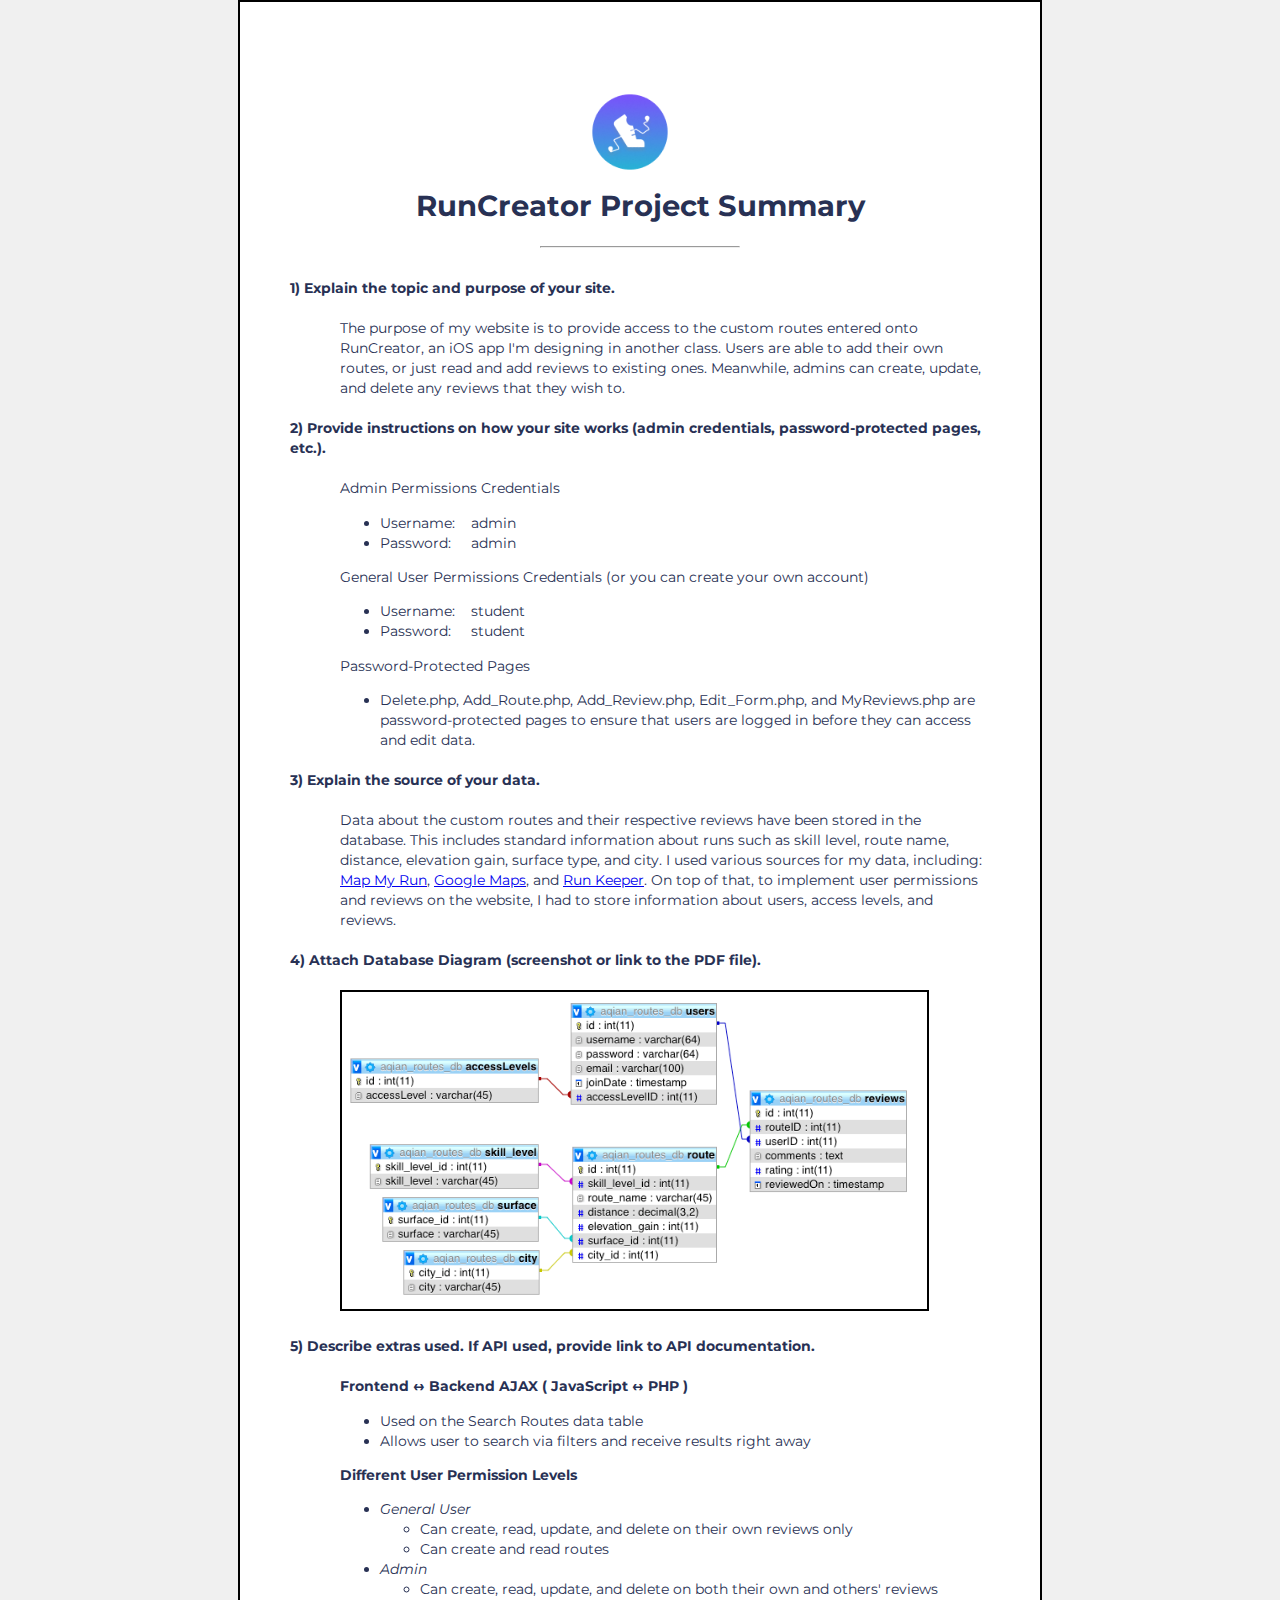
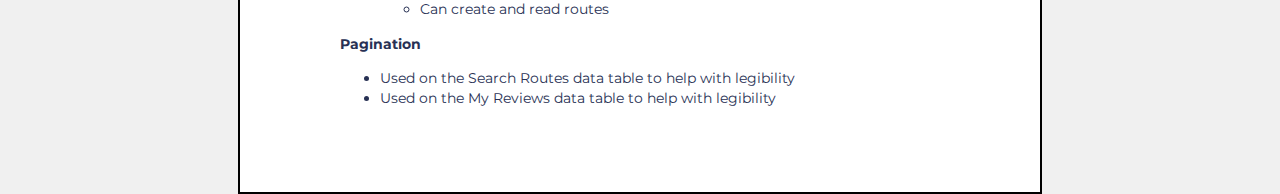
<file: assets/img/projects/web/runcreator-database/projectsummary.html>
<!DOCTYPE html>
<html>
  <head>
    <title>Angella Qian | Final Project Summary</title>

    <meta charset="utf-8" />
    <meta name="viewport" content="width=device-width, initial-scale=1.0" />
    <meta http-equiv="X-UA-Compatible" content="IE=edge" />
    <link
      href="https://fonts.googleapis.com/css?family=Montserrat"
      rel="stylesheet"
    />

    <style>
      h1 {
        text-align: center;
      }

      body {
        font-family: "Montserrat", Arial, sans-serif;
        font-size: 0.9em;
        background-color: #f0f0f0;
        color: #283154;
        line-height: 20px;
        margin: 0;
      }

      hr {
        margin: 30px 250px;
      }

      .content {
        width: 700px;
        margin: auto;
        padding: 70px 50px;
        background-color: #fff;
        border: 2px solid #000;
      }

      .prompt {
        font-weight: 700;
        margin: 20px 0px;
      }

      .response {
        margin: 10px 0px 10px 50px;
      }

      .database-diagram {
        border: 2px solid #000;
        width: 90%;
      }

      .app-logo {
        width: 80px;
        margin-top: 20px;
        margin-left: 300px;
      }
    </style>
  </head>
  <body>
    <div class="content">
      <img class="app-logo" src="./img/appicon.png" alt="App Icon" />
      <h1>RunCreator Project Summary</h1>
      <hr />

      <div class="prompt">1) Explain the topic and purpose of your site.</div>
      <div class="response">
        The purpose of my website is to provide access to the custom routes
        entered onto RunCreator, an iOS app I'm designing in another class.
        Users are able to add their own routes, or just read and add reviews to
        existing ones. Meanwhile, admins can create, update, and delete any
        reviews that they wish to.
      </div>

      <div class="prompt">
        2) Provide instructions on how your site works (admin credentials,
        password-protected pages, etc.).
      </div>
      <div class="response">
        Admin Permissions Credentials
        <ul>
          <li>Username: &nbsp;&nbsp; admin</li>
          <li>Password: &nbsp;&nbsp;&nbsp;&nbsp;admin</li>
        </ul>
        General User Permissions Credentials (or you can create your own
        account)
        <ul>
          <li>Username: &nbsp;&nbsp; student</li>
          <li>Password: &nbsp;&nbsp;&nbsp;&nbsp;student</li>
        </ul>
        Password-Protected Pages
        <ul>
          <li>
            Delete.php, Add_Route.php, Add_Review.php, Edit_Form.php, and
            MyReviews.php are password-protected pages to ensure that users are
            logged in before they can access and edit data.
          </li>
        </ul>
      </div>

      <div class="prompt">3) Explain the source of your data.</div>
      <div class="response">
        Data about the custom routes and their respective reviews have been
        stored in the database. This includes standard information about runs
        such as skill level, route name, distance, elevation gain, surface type,
        and city. I used various sources for my data, including:
        <a href="https://www.mapmyrun.com/us/los-angeles-ca/" target="_blank"
          >Map My Run</a
        >,
        <a href="https://www.google.com/maps" target="_blank">Google Maps</a>,
        and
        <a
          href="https://runkeeper.com/search/routes?fromDate=&location=Los+Angeles%2C+CA%2C+USA&lon=-118.2500&activityType=RUN&lat=34.0500"
          target="_blank"
          >Run Keeper</a
        >. On top of that, to implement user permissions and reviews on the
        website, I had to store information about users, access levels, and
        reviews.
      </div>

      <div class="prompt">
        4) Attach Database Diagram (screenshot or link to the PDF file).
      </div>
      <div class="response">
        <img
          class="database-diagram"
          src="./img/database_diagram.png"
          alt="Database Diagram"
        />
      </div>

      <div class="prompt">
        5) Describe extras used. If API used, provide link to API documentation.
      </div>
      <div class="response">
        <b>Frontend ↔ Backend AJAX ( JavaScript ↔ PHP )</b>
        <ul>
          <li>Used on the Search Routes data table</li>
          <li>
            Allows user to search via filters and receive results right away
          </li>
        </ul>

        <b>Different User Permission Levels</b>
        <ul>
          <li>
            <i>General User</i>
            <ul>
              <li>
                Can create, read, update, and delete on their own reviews only
              </li>
              <li>Can create and read routes</li>
            </ul>
          </li>
          <li>
            <i>Admin</i>
            <ul>
              <li>
                Can create, read, update, and delete on both their own and
                others' reviews
              </li>
              <li>Can create and read routes</li>
            </ul>
          </li>
        </ul>

        <b>Pagination</b>
        <ul>
          <li>Used on the Search Routes data table to help with legibility</li>
          <li>Used on the My Reviews data table to help with legibility</li>
        </ul>
      </div>
    </div>
  </body>
</html>
</file>
<file: assets/css/styles.css>
/*==================== GOOGLE FONTS ====================*/
@import url("https://fonts.googleapis.com/css2?family=Quicksand:wght@400;500;600&display=swap");

/*==================== VARIABLES CSS ====================*/
:root {
  --header-height: 3rem;

  /*========== Colors ==========*/
  /* Change to your favorite color */
  --hue-color: 250; /*Purple 250 - Green 142 - Blue 230 - Pink 340*/
  --sat: 66%;
  --lig: 75%;

  /* HSL color mode */
  --first-color: hsl(var(--hue-color), var(--sat), var(--lig));
  --first-color-second: hsl(var(--hue-color), 30%, 8%);
  --first-color-alt: hsl(var(--hue-color), var(--sat), 65%);
  --first-color-lighter: hsl(var(--hue-color), 92%, 88%);
  --title-color: hsl(var(--hue-color), 8%, 95%);

  --text-color: hsl(var(--hue-color), 8%, 75%);
  --text-color-light: hsl(var(--hue-color), 8%, 65%);
  --input-color: hsl(var(--hue-color), 29%, 16%);
  --body-color: hsl(var(--hue-color), 28%, 12%);
  --container-color: hsl(var(--hue-color), 29%, 16%);
  --scroll-bar-color: hsl(var(--hue-color), 12%, 48%);
  --scroll-thumb-color: hsl(var(--hue-color), 12%, 36%);

  /*========== Font and typography ==========*/
  --body-font: "Quicksand", sans-serif;

  /* .5rem = 8px, 1rem = 16px, 1.5rem = 24px ... */
  --big-font-size: 2.75rem;
  --h1-font-size: 1.5rem;
  --h2-font-size: 1.25rem;
  --h3-font-size: 1rem;
  --normal-font-size: 0.913rem;
  --small-font-size: 0.813rem;
  --smaller-font-size: 0.75rem;
  --smallest-font-size: 0.65rem;

  /*========== Font weight ==========*/
  --font-medium: 500;
  --font-semi-bold: 600;

  /*========== Margins Bottom ==========*/
  /* .25rem = 4px, .5rem = 8px, .75rem = 12px ... */
  --mb-0-25: 0.25rem;
  --mb-0-5: 0.5rem;
  --mb-0-75: 0.75rem;
  --mb-1: 1rem;
  --mb-1-5: 1.5rem;
  --mb-2: 2rem;
  --mb-2-5: 2.5rem;
  --mb-3: 3rem;

  /*========== z index ==========*/
  --z-tooltip: 10;
  --z-fixed: 100;
  --z-modal: 1000;

  /* transitions */
  --transition-delay: 0.4s;
}

/* Font size for large devices */
@media screen and (min-width: 968px) {
  :root {
    --big-font-size: 3.5rem;
    --h1-font-size: 2.25rem;
    --h2-font-size: 1.5rem;
    --h3-font-size: 1.25rem;
    --normal-font-size: 1rem;
    --small-font-size: 0.875rem;
    --smaller-font-size: 0.813rem;
    --smallest-font-size: 0.75rem;
  }
}

/*========== Dark Theme Variables ==========*/
body.light-theme {
  /* HSL color mode */
  --first-color-second: hsl(var(--hue-color), var(--sat), 61%);
  --title-color: hsl(var(--hue-color), 8%, 15%);
  --text-color: hsl(var(--hue-color), 8%, 45%);
  --input-color: hsl(var(--hue-color), 70%, 96%);
  --body-color: hsl(var(--hue-color), 60%, 99%);
  --container-color: #fff;
  --scroll-bar-color: hsl(var(--hue-color), 12%, 90%);
  --scroll-thumb-color: hsl(var(--hue-color), 12%, 80%);
}

.light-theme .button {
  color: #fff;
}

.light-theme .button--white {
  border: 1px solid #fff;
  color: #fff;
}

.light-theme .projects__button:hover {
  border: 1px solid var(--first-color-alt);
  color: var(--first-color-alt);
}

.light-theme .skills__content {
  box-shadow: 0px 2px 10px rgb(0 0 0 / 5%);
}

.light-theme .projects__card {
  box-shadow: 0px 2px 15px rgb(0 0 0 / 7%);
}

.light-theme .projects__pill {
  color: #fff;
}

.light-theme .projects__img {
  border: 1px solid rgb(0 0 0 /10%);
}

.light-theme .mobile .projects__img,
.light-theme .design .projects__img {
  border: none;
}

.light-theme .scrollup__icon {
  color: #fff;
}

/*========== Change Theme Button (Dark/Light) ==========*/
.nav__btns {
  display: flex;
  align-items: center;
}

.change-theme {
  font-size: 1.25rem;
  color: var(--title-color);
  margin-right: var(--mb-1);
  cursor: pointer;
}

.change-theme:hover {
  color: var(--first-color);
  transition: var(--transition-delay);
}

/*==================== BASE ====================*/
* {
  box-sizing: border-box;
  padding: 0;
  margin: 0;
}

html {
  scroll-behavior: smooth;
}

body {
  margin: 0 0 var(--header-height) 0;
  font-family: var(--body-font);
  font-size: var(--normal-font-size);
  background-color: var(--body-color);
  color: var(--text-color);
}

h1,
h2,
h3,
h4 {
  color: var(--title-color);
  font-weight: var(--font-semi-bold);
}

ul {
  list-style: none;
}

a {
  text-decoration: none;
}

img {
  max-width: 100%;
  height: auto;
}

/*==================== REUSABLE CSS CLASSES ====================*/
.section {
  padding: 2rem 0 4rem;
}

.section__title {
  font-size: var(--h1-font-size);
}

.section__subtitle {
  display: block;
  font-size: var(--small-font-size);
  margin-bottom: var(--mb-3);
}

.section__title,
.section__subtitle {
  text-align: center;
}

/*==================== LAYOUT ====================*/
.container {
  max-width: 928px;
  margin-left: var(--mb-1-5);
  margin-right: var(--mb-1-5);
}

.grid {
  display: grid;
  gap: 1.5rem;
}

.header {
  width: 100%;
  position: fixed;
  bottom: 0;
  left: 0;
  z-index: var(--z-fixed);
  background-color: var(--body-color);
}

/*==================== NAV ====================*/
.nav {
  max-width: 968px;
  height: var(--header-height);
  display: flex;
  justify-content: space-between;
  align-items: center;
}

.nav__logo,
.nav__toggle {
  color: var(--title-color);
  font-weight: var(--font-medium);
}

.nav__logo:hover {
  color: var(--first-color);
  transition: var(--transition-delay);
}

.nav__toggle {
  font-size: 1.1rem;
  cursor: pointer;
}

.nav__toggle:hover {
  color: var(--first-color);
  transition: var(--transition-delay);
}

@media screen and (max-width: 767px) {
  .nav__menu {
    position: fixed;
    bottom: -100%;
    left: 0;
    width: 100%;
    background-color: var(--body-color);
    padding: 2rem 1.5rem 4rem;
    box-shadow: 0 -1px 4px rgba(0, 0, 0, 0.15);
    /* border-radius: 1.5rem 1.5rem 0 0; */
    transition: 0.3s;
  }
}

.nav__list {
  grid-template-columns: repeat(3, 1fr);
  gap: 2rem;
}

.nav__link {
  display: flex;
  flex-direction: column;
  align-items: center;
  font-size: var(--small-font-size);
  color: var(--title-color);
  font-weight: var(--font-medium);
}

.nav__link:hover {
  color: var(--first-color);
  transition: var(--transition-delay);
}

.nav__icon {
  font-size: 1.2rem;
}

.nav__close {
  position: absolute;
  right: 1.3rem;
  bottom: 0.5rem;
  font-size: 1.5rem;
  cursor: pointer;
  color: var(--first-color);
}

.nav__close:hover {
  color: var(--first-color-alt);
  transition: var(--transition-delay);
}

/* show menu */
.show-menu {
  bottom: 0;
}

/* Active link */
.active-link {
  color: var(--first-color);
}

/* Change background header */
.scroll-header {
  box-shadow: 0 -1px 4px rgba(0, 0, 0, 0.15);
}

/*==================== HOME ====================*/
.home__container {
  gap: 1rem;
}

.home__content {
  grid-template-columns: 0.5fr 3fr;
  padding-top: 3.5rem;
  align-items: center;
}

.home__img {
  width: 175px;
}

.home__handle {
  justify-self: center;
  width: 200px;
  height: 233px;
  background: linear-gradient(
    180deg,
    hsla(var(--hue-color), var(--sat), var(--lig), 1),
    hsla(var(--hue-color), var(--sat), var(--lig), 0.2)
  );
  border-radius: 10rem 10rem 1rem 1rem;
  display: flex;
  align-items: flex-end;
  justify-content: center;
  overflow: hidden;
}

.home__social {
  display: grid;
  grid-template-columns: max-content;
  row-gap: 1rem;
}

.home__social-icon {
  font-size: 1.25rem;
  color: var(--first-color);
}

.home__social-icon:hover {
  color: var(--first-color-alt);
  transition: var(--transition-delay);
}

.home__data {
  grid-column: 1/3;
}

.home__title {
  font-size: var(--big-font-size);
}

.home__period {
  color: var(--first-color);
}

.home__subtitle {
  color: var(--text-color);
  font-size: var(--h3-font-size);
  font-weight: var(--font-medium);
  margin: var(--mb-0-75) 0;
}

.home__description {
  margin-bottom: var(--mb-2);
}

.home__inline-link {
  color: var(--text-color);
}
.home__inline-link:hover {
  color: var(--first-color-alt);
  transition: var(--transition-delay);
}

.home__data > .button.button--flex.button--secondary {
  margin-left: var(--mb-0-5);
}

.home__scroll {
  display: none;
}

.home__scroll-button {
  color: var(--first-color);
  transition: 0.3s;
}

.home__scroll-button:hover {
  transform: translateY(0.25rem);
}

.home__scroll-name {
  font-size: var(--small-font-size);
  color: var(--title-color);
  font-weight: var(--font-medium);
  margin-right: var(--mb-0-25);
}

.home__scroll-arrow {
  font-size: 1.25rem;
}

/*==================== BUTTONS ====================*/
.button {
  display: inline-block;
  background-color: var(--first-color);
  color: var(--first-color-second);
  padding: 0.75rem;
  border-radius: 0.5rem;
  font-weight: var(--font-medium);
  font-family: var(--body-font);
  border: none;
}

.button:hover {
  background-color: var(--first-color-alt);
  transition: var(--transition-delay);
}

.button__icon {
  font-size: var(--normal-font-size);
  margin-left: var(--mb-0-5);
  transition: 0.3s;
}

.button--white {
  background-color: transparent;
  border: 1px solid var(--first-color-lighter);
  color: var(--first-color-lighter);
}

.button--white:hover {
  background-color: hsla(var(--hue-color), var(--sat), var(--lig), 0.25);
  transition: var(--transition-delay);
}

.button--secondary {
  background: none;
  border: 1.5px solid var(--first-color);
  box-sizing: border-box;
  color: var(--first-color);
}

.button--secondary:hover {
  background: none;
  border: 1.5px solid var(--first-color-alt);
  box-sizing: border-box;
  color: var(--first-color-alt);
  transition: var(--transition-delay);
}

.button--flex {
  display: inline-flex;
  align-items: center;
}

.projects__button {
  padding: 0.5rem;
  border-radius: 0.25rem;
  color: var(--first-color);
  border: 1px solid var(--first-color);
  width: max-content;
}

.projects__button:hover {
  color: var(--first-color-lighter);
  border: 1px solid var(--first-color-lighter);
  background-color: hsla(var(--hue-color), var(--sat), var(--lig), 0.2);
  transition: var(--transition-delay);
}

/*==================== ABOUT ====================*/
.about__container {
  row-gap: 2rem;
}

.about {
  text-align: center;
}

.about__bg {
  background-color: var(--first-color-second);
  padding-top: 3rem;
}

.about__title {
  color: #fff;
  font-size: var(--h1-font-size);
}

.about__subtitle {
  color: var(--first-color-lighter);
  display: block;
  font-size: var(--small-font-size);
  margin-bottom: var(--mb-3);
}

.about__title,
.about__subtitle {
  text-align: center;
}

.about__img {
  width: 220px;
  border-radius: 0.5rem;
  justify-self: center;
  align-self: center;
}
.about__description,
.about__info {
  color: #fff;
}

.about__description {
  text-align: center;
  margin-bottom: var(--mb-2);
}

.about__description > a {
  color: var(--first-color-lighter);
}

.about__description > a:hover {
  color: #fff;
  transition: var(--transition-delay);
}

.about__info {
  display: grid;
  grid-template-columns: repeat(3, 1fr);
  gap: 0.5rem;
  margin-bottom: var(--mb-2);
}

.about__info-title {
  font-size: var(--h2-font-size);
  font-weight: var(--font-semi-bold);
  color: #fff;
}

.about__info-name {
  color: var(--first-color-lighter);
  font-size: var(--smaller-font-size);
}

.about__info-title,
.about__info-name {
  display: block;
  text-align: center;
}

.about__buttons {
  grid-template-columns: repeat(2, max-content);
  column-gap: 1rem;
  justify-content: center;
  margin-bottom: var(--mb-3);
  font-size: var(--small-font-size);
}

.resume__button {
  padding: 0.5rem;
  width: fit-content;
}

/*==================== SKILLS ====================*/
.skills__container {
  row-gap: 2rem;
  padding-top: var(--mb-1);
}

.skills__content {
  background-color: var(--container-color);
  padding: var(--mb-1-5);
  border-radius: 1.25rem;
}

.skills__title {
  font-size: var(--normal-font-size);
  font-weight: var(--font-medium);
  color: var(--first-color);
  text-align: center;
  margin-bottom: var(--mb-1-5);
}

.skills__box {
  display: flex;
  justify-content: center;
  column-gap: var(--mb-2-5);
}

.skills__group {
  display: grid;
  align-content: flex-start;
  row-gap: 1rem;
}

.skills__data {
  display: flex;
  column-gap: var(--mb-0-5);
}

.skills .uil-check-circle {
  font-size: 1rem;
  color: var(--first-color);
}

.skills__name {
  font-size: var(--normal-font-size);
  font-weight: var(--font-medium);
  line-height: 18px;
}

.skills__level {
  font-size: var(--smaller-font-size);
}

/*==================== EXPERIENCE ====================*/
.experience__tabs {
  display: flex;
  justify-content: space-evenly;
  margin-bottom: var(--mb-2);
}

.experience__button {
  font-size: var(--h3-font-size);
  font-weight: var(--font-medium);
  cursor: pointer;
}

.experience__button:hover {
  color: var(--first-color);
  transition: var(--transition-delay);
}

.experience__icon {
  font-size: var(--h3-font-size);
  margin-right: var(--mb-0-25);
}

.experience__data {
  display: grid;
  grid-template-columns: 1fr max-content 1fr;
  column-gap: 1.5rem;
  margin-bottom: var(--mb-1);
}

.experience__data:nth-of-type(1),
.experience__data:nth-of-type(3),
.experience__data:nth-of-type(5) {
  text-align: right;
}

.experience__title {
  font-size: var(--normal-font-size);
  font-weight: var(--font-medium);
}

.experience__subtitle {
  display: inline-block;
  font-size: var(--small-font-size);
  margin-bottom: var(--mb-0-25);
}

.experience__clock {
  font-size: var(--smaller-font-size);
  color: var(--text-color-light);
}

.experience__marker {
  display: inline-block;
  width: 13px;
  height: 13px;
  background-color: var(--first-color);
  border-radius: 50%;
}

.experience__line {
  display: block;
  width: 1px;
  height: 110%;
  background-color: var(--first-color);
  transform: translate(6px, -7px);
}

.experience [data-content] {
  display: none;
}

.experience__active[data-content] {
  display: block;
}

.experience__button.experience__active {
  color: var(--first-color);
}

/*==================== PROJECTS ====================*/
.projects__container {
  padding-top: 1rem;
}

.projects__filters {
  display: flex;
  justify-content: center;
  align-items: center;
  column-gap: var(--mb-0-75);
  margin-bottom: var(--mb-2);
}

.projects__item {
  cursor: pointer;
  columns: var(--title-color);
  padding: var(--mb-0-25) var(--mb-0-75);
  font-weight: var(--font-medium);
  border-radius: 0.5rem;
}

.projects__item:not(.active-work):hover {
  color: var(--first-color);
  transition: var(--transition-delay);
}

.projects__card {
  background-color: var(--container-color);
  padding: var(--mb-1-5);
  border-radius: 1rem;
}

.projects__item {
  font-size: var(--small-font-size);
}

.projects__filters {
  column-gap: 0.25rem;
}

.projects__img-group {
  display: flex;
  max-width: 270px;
  margin: auto;
}

.projects__img {
  border-radius: 0.5rem;
  display: block;
  margin: 0 auto var(--mb-0-75);
  width: 200px;
}

.projects__img-multiple {
  height: 150px;
  width: auto;
}

.projects__img-multiple--wide {
  height: 125px;
  width: auto;
}

.projects__title,
.projects__subtitle,
.projects__description,
.projects__button {
  text-align: center;
  max-width: 270px;
  display: block;
  margin: 0 auto var(--mb-0-25);
}

.projects__button,
.projects__subtitle {
  font-size: var(--smaller-font-size);
}
.projects__description {
  font-size: var(--small-font-size);
}

.projects__inline-link {
  color: var(--text-color);
}
.projects__inline-link:hover {
  color: var(--first-color-alt);
  transition: var(--transition-delay);
}

.projects__title {
  font-size: var(--normal-font-size);
  font-weight: var(--font-medium);
}

.projects__pill {
  padding: 0.2rem 0.5rem;
  border-radius: 1rem;
  font-size: var(--smallest-font-size);
  width: fit-content;
  color: var(--first-color-second);
  margin-left: var(--mb-0-25);
  position: relative;
}

.projects__pill--web {
  background-color: var(--first-color-lighter);
}

.projects__pill--mobile {
  background-color: var(--first-color);
}

.projects__pill--design {
  background-color: var(--first-color-alt);
}

.projects__subtitle {
  color: var(--text-color-light);
}

.projects__img,
.projects__description {
  margin-bottom: var(--mb-1);
}

.projects__button:hover .projects__icon {
  transform: translateX(0.25rem);
}

.projects__icon {
  font-size: var(--small-font-size);
  transition: 0.4s;
}

/* Active item work */
.active-work {
  background-color: var(--first-color);
  color: var(--body-color);
}
/*==================== PROJECT IN MIND ====================*/
.collaborate {
  text-align: center;
}

.collaborate__bg {
  background-color: var(--first-color-second);
  padding-top: 3rem;
}

.collaborate__title {
  font-size: var(--h2-font-size);
  margin-bottom: var(--mb-0-75);
}

.collaborate__description {
  margin-bottom: var(--mb-1-5);
}

.collaborate__title,
.collaborate__description {
  color: #fff;
}

.collaborate__data .button.button--flex.button--white {
  margin-bottom: var(--mb-3);
}

.collaborate__img {
  width: 232px;
  justify-self: center;
}

/*==================== CONTACT ====================*/
.contact__container {
  row-gap: 3rem;
}

.contact__information {
  display: flex;
  margin-bottom: var(--mb-2);
}

.contact__icon {
  font-size: var(--h2-font-size);
  color: var(--first-color);
  margin-right: var(--mb-0-75);
}

.contact__title {
  font-size: var(--h3-font-size);
  font-weight: var(--font-medium);
}

.contact__subtitle {
  font-size: var(--small-font-size);
  color: var(--text-color-light);
}

.contact__content {
  background-color: var(--input-color);
  border-radius: 0.5rem;
  padding: 0.75rem 1rem 0.25rem;
}

.contact__label {
  font-size: var(--smaller-font-size);
  color: var(--title-color);
}

.contact__input {
  width: 100%;
  background-color: var(--input-color);
  color: var(--text-color);
  font-family: var(--body-font);
  font-size: var(--normal-font-size);
  border: none;
  outline: none;
  padding: 0.25rem 0.5rem 0.5rem 0;
}

.contact__footer {
  display: flex;
  margin-top: var(--mb-1-5);
}

#contact__status {
  line-height: 2.75rem;
  margin-left: var(--mb-1);
}

#contact__status.success {
  color: var(--first-color-lighter);
  animation: status 4s ease forwards;
}

#contact__status.error {
  color: rgb(250, 129, 92);
  animation: status 4s ease forwards;
}

@keyframes status {
  0% {
    opacity: 1;
    pointer-events: all;
  }
  90% {
    opacity: 1;
    pointer-events: all;
  }
  100% {
    opacity: 0;
    pointer-events: none;
  }
}

/*==================== FOOTER ====================*/
.footer {
  padding-top: 2rem;
}

.footer__container {
  row-gap: 3.5rem;
}

.footer__bg {
  background-color: var(--first-color-second);
  padding: 2rem 0 3rem;
}

.footer__title {
  font-size: var(--h1-font-size);
  margin-bottom: var(--mb-0-25);
}

.footer__subtitle {
  font-size: var(--small-font-size);
}

.footer__links {
  display: flex;
  flex-direction: column;
  row-gap: 1.5rem;
}

.footer__link:hover {
  color: var(--first-color-lighter);
  transition: var(--transition-delay);
}

.footer__social {
  font-size: 1.25rem;
  margin-right: var(--mb-1-5);
}

.footer__social:hover {
  color: var(--first-color-lighter);
  transition: var(--transition-delay);
}

.footer__copy {
  font-size: var(--smaller-font-size);
  text-align: center;
  color: var(--first-color-lighter);
  margin-top: var(--mb-3);
}

.footer__title,
.footer__subtitle,
.footer__link,
.footer__social {
  color: #fff;
}

/*========== SCROLL UP ==========*/
.scrollup {
  position: fixed;
  right: 1rem;
  bottom: -20%;
  background-color: var(--first-color);
  opacity: 0.8;
  padding: 0 0.3rem;
  border-radius: 0.4rem;
  z-index: var(--z-tooltip);
  transition: 0.4s;
}

.scrollup:hover {
  background-color: var(--first-color-alt);
}

.scrollup__icon {
  font-size: 1.5rem;
  color: var(--first-color-second);
}
/* Show scroll */
.show-scroll {
  bottom: 5rem;
}

/*========== SCROLL BAR ==========*/
::-webkit-scrollbar {
  width: 0.6rem;
  background-color: var(--scroll-bar-color);
  border-radius: 0.5rem;
}

::-webkit-scrollbar-thumb {
  background-color: var(--scroll-thumb-color);
  border-radius: 0.5rem;
}

::-webkit-scrollbar-thumb:hover {
  background-color: var(--text-color-light);
}

/*==================== MEDIA QUERIES ====================*/
/* For small devices */
@media screen and (max-width: 350px) {
  .container {
    margin-left: var(--mb-1);
    margin-right: var(--mb-1);
  }

  .nav__menu {
    padding: 2rem 0.25rem 4rem;
  }
  .nav__list {
    column-gap: 0;
  }

  .home__content {
    grid-template-columns: 0.25fr 3fr;
  }

  .skills__box {
    column-gap: 1rem;
  }
  .skills__name {
    font-size: var(--small-font-size);
  }

  .experience__data {
    gap: 0.5rem;
  }
}
/* For medium devices */
@media screen and (min-width: 568px) {
  .home__content {
    grid-template-columns: max-content 1.5fr 1fr;
  }
  .home__data {
    grid-column: initial;
  }
  .home__handle {
    order: 1;
    justify-self: center;
  }

  .about__img {
    width: 330px;
  }
  .about__info {
    grid-template-columns: repeat(3, 140px);
    justify-content: center;
  }
  .about__description {
    padding: 0 5rem;
  }

  .skills__container {
    justify-content: center;
  }
  .skills__content {
    padding: 2rem 4rem;
  }

  .experience__sections {
    display: grid;
    grid-template-columns: 0.8fr;
    justify-content: center;
  }

  .projects__card {
    width: 450px;
    margin: 0 auto;
    padding: var(--mb-2);
  }
  .projects__img-group {
    max-width: 380px;
  }
  .projects__img {
    width: 330px;
  }
  .projects__img-multiple {
    height: 200px;
    width: auto;
  }
  .projects__img-multiple--wide {
    height: 175px;
    width: auto;
  }
  .projects__title,
  .projects__subtitle,
  .projects__description,
  .projects__button {
    max-width: 355px;
  }
  .projects__title {
    font-size: var(--h3-font-size);
  }
  .projects__pill {
    bottom: 2px;
  }

  .contact__container,
  .footer__container {
    grid-template-columns: repeat(2, 1fr);
  }
}

@media screen and (min-width: 768px) {
  .container {
    margin-left: auto;
    margin-right: auto;
  }

  body {
    margin: 0;
  }

  .section {
    padding: 8rem 0 2rem;
  }
  .home.section {
    padding-left: 3rem;
  }

  .header {
    top: 0;
    bottom: initial;
  }

  .header,
  .main,
  .footer__container {
    padding: 0 1rem;
  }

  .nav {
    height: calc(var(--header-height) + 1.5rem);
    column-gap: 1rem;
  }
  .nav__icon,
  .nav__close,
  .nav__toggle {
    display: none;
  }
  .nav__list {
    display: flex;
    column-gap: 2rem;
  }
  .nav__menu {
    margin-left: auto;
  }
  .change-theme {
    margin: 0;
  }

  .home__container {
    row-gap: 6rem;
  }
  .home__content {
    padding-top: 5.5rem;
    column-gap: 3rem;
  }
  .home__img {
    width: 260px;
  }
  .home__handle {
    width: 280px;
    height: 350px;
  }
  .home__scroll {
    display: block;
  }
  .home__scroll-button {
    margin-left: 3rem;
  }

  .about__bg {
    background: none;
  }
  .about__container {
    background-color: var(--first-color-second);
    border-radius: 1rem;
    column-gap: 5rem;
    padding: 3rem 2.5rem;
  }
  .about__title {
    color: var(--title-color);
  }
  .about__subtitle {
    color: var(--text-color);
  }
  .about__buttons {
    margin-bottom: 0;
  }

  .skills__container,
  .collaborate__container {
    grid-template-columns: repeat(2, 1fr);
    column-gap: 1rem;
  }

  .experience__tabs {
    justify-content: center;
  }
  .experience__button {
    margin: 0 var(--mb-1);
  }

  .projects__card {
    width: 550px;
    margin: 0 auto;
    padding: 3rem;
  }
  .projects__img-group {
    max-width: 480px;
  }
  .projects__img {
    width: 430px;
  }
  .projects__img-multiple {
    height: 300px;
    width: auto;
  }
  .projects__img-multiple--wide {
    height: 240px;
    width: auto;
  }
  .projects__title,
  .projects__subtitle,
  .projects__description,
  .projects__button {
    max-width: 455px;
  }
  .projects__title {
    font-size: var(--h3-font-size);
  }
  .collaborate {
    text-align: initial;
  }
  .collaborate__bg {
    background: none;
  }
  .collaborate__container {
    background-color: var(--first-color-second);
    border-radius: 1rem;
    padding: 3rem 2.5rem 0;
    grid-template-columns: 1fr max-content;
    column-gap: 3rem;
  }
  .collaborate__data {
    padding-top: 0.8rem;
  }

  .footer__container {
    grid-template-columns: repeat(3, 1fr);
  }
  .footer__bg {
    padding: 3rem 0 3.5rem;
  }
  .footer__links {
    flex-direction: row;
    column-gap: 2rem;
  }
  .footer__socials {
    justify-self: flex-end;
  }
  .footer__copy {
    margin-top: 4.5rem;
  }
}

/* For large devices */
@media screen and (min-width: 1024px) {
  .header,
  .main,
  .footer__container {
    padding: 0;
  }

  .home__img {
    width: 300px;
  }
  .home__handle {
    width: 300px;
    height: 400px;
  }
  .home__social {
    transform: translateX(-6rem);
  }

  .about__container {
    grid-template-columns: repeat(2, 1fr);
    align-items: center;
    column-gap: 4rem;
  }
  .about__description {
    padding: 0;
    text-align: initial;
  }
  .about__img {
    width: 350px;
  }
  .about__info {
    grid-template-columns: repeat(3, 125px);
    justify-content: left;
  }
  .about__info-title,
  .about__info-name {
    text-align: left;
  }
  .about__buttons {
    justify-content: initial;
  }

  .skills__container {
    grid-template-columns: repeat(3, 1fr);
    column-gap: 1rem;
  }

  .projects__container {
    grid-template-columns: repeat(2, max-content);
    gap: 3rem;
    max-width: 1100px;
  }
  .projects__img,
  .projects__title,
  .projects__subtitle,
  .projects__description {
    text-align: initial;
    margin-bottom: var(--mb-0-5);
  }
  .projects__button,
  .projects__subtitle {
    font-size: var(--small-font-size);
  }
  .projects__description {
    font-size: var(--normal-font-size);
  }
  .projects__img,
  .projects__description {
    margin-bottom: var(--mb-1-5);
  }
  .projects__button {
    margin-left: 0;
  }

  .contact__form {
    width: 460px;
  }
  .contact__inputs {
    grid-template-columns: repeat(2, 1fr);
  }
}
</file>
